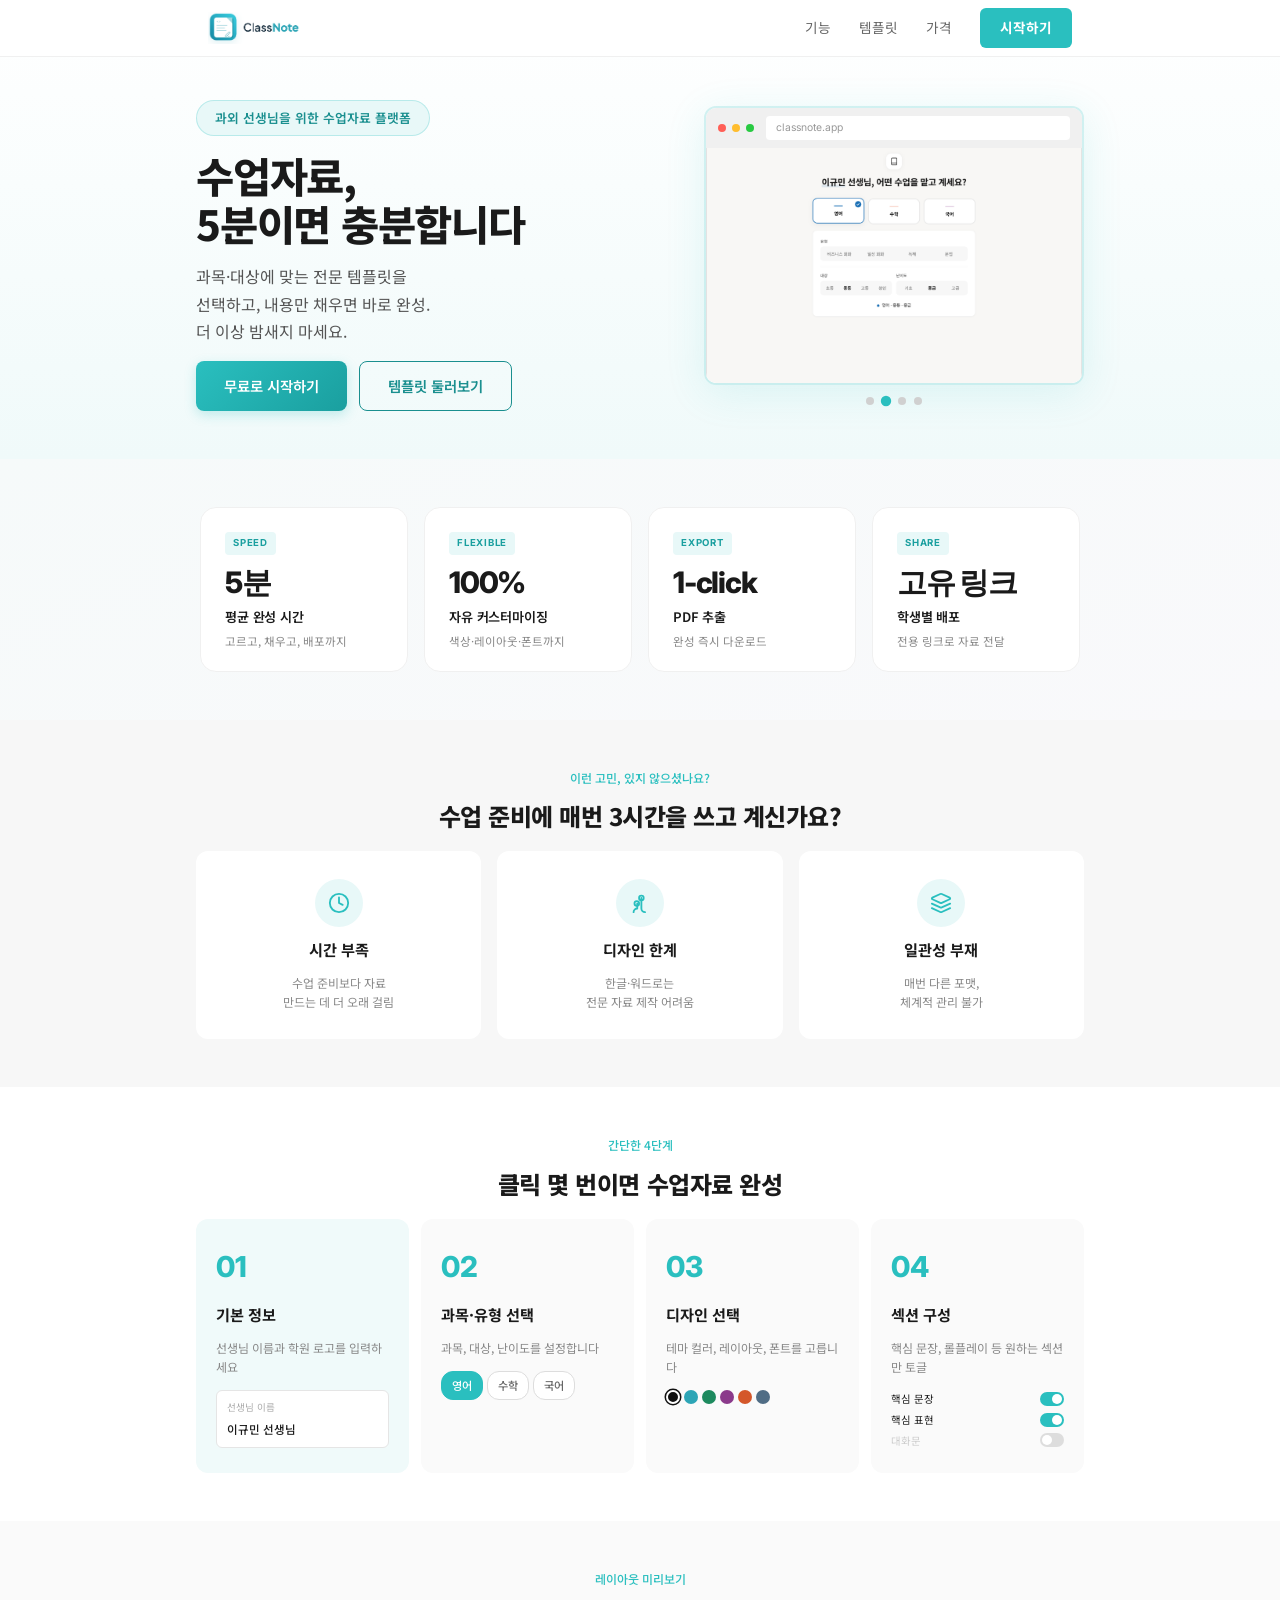
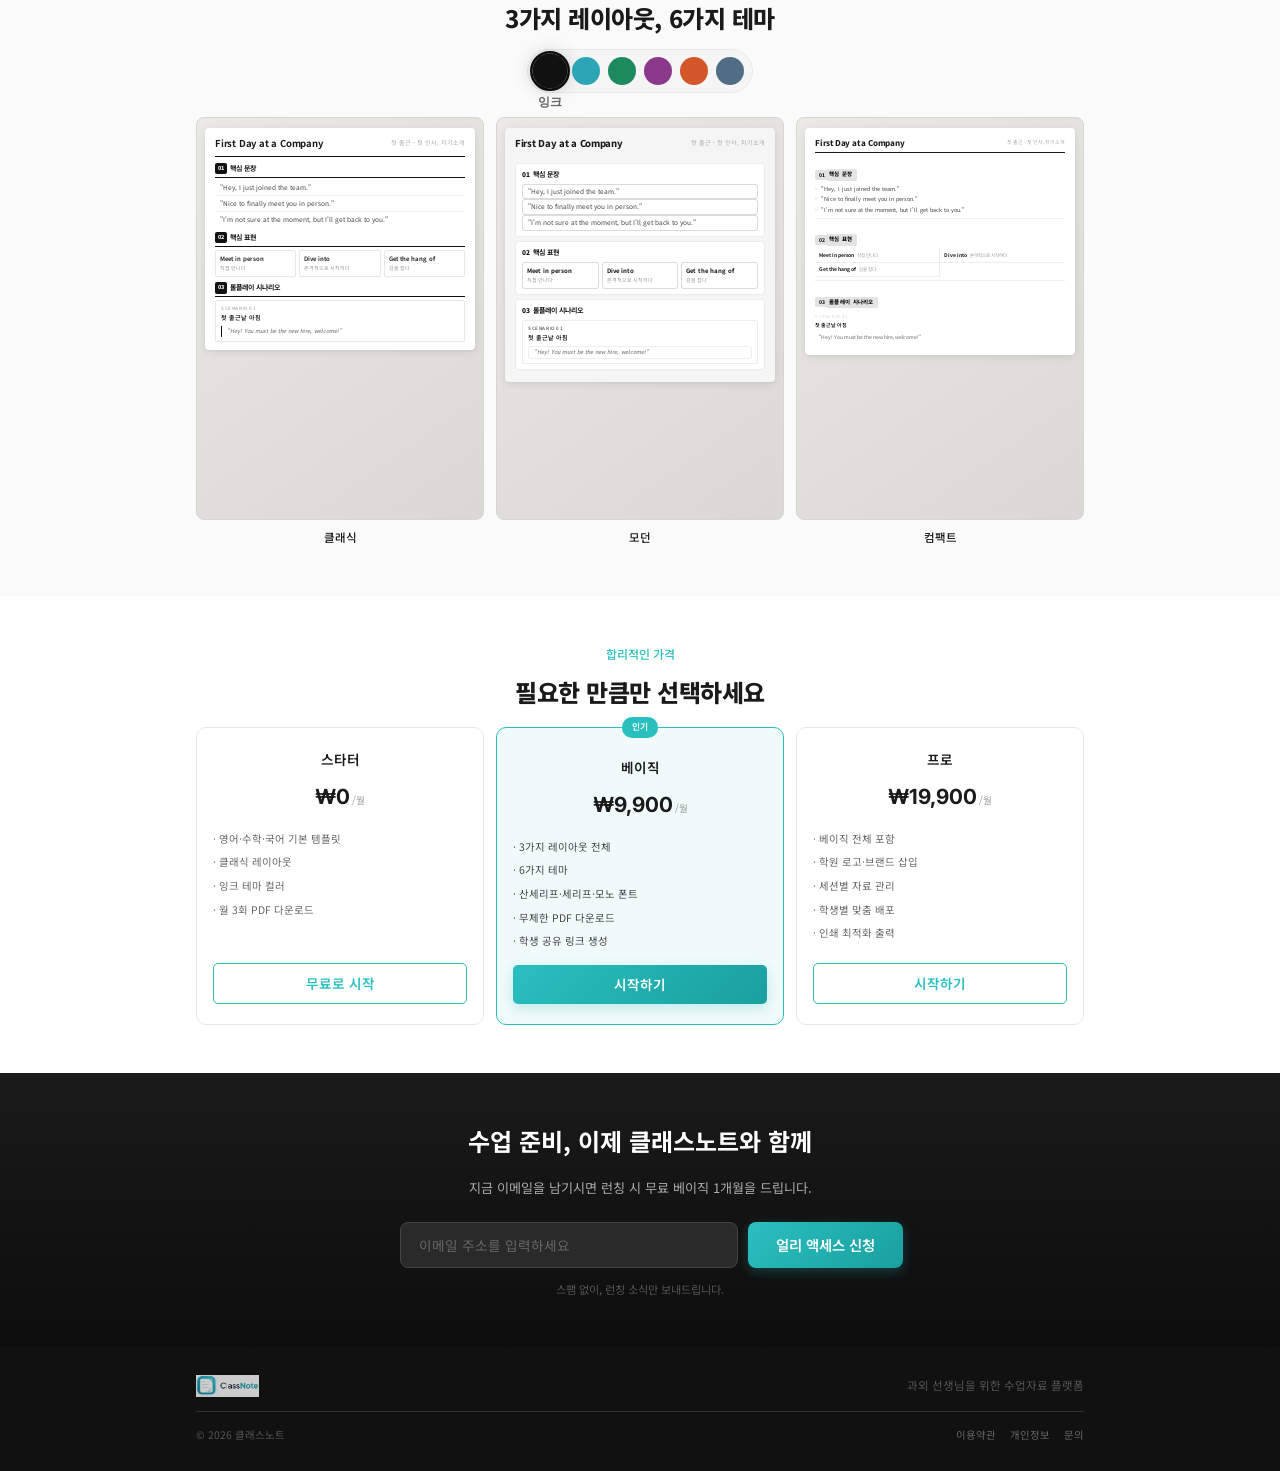
<file: index.html>
<!DOCTYPE html>
<html lang="ko">
<head>
    <meta charset="UTF-8">
    <meta name="viewport" content="width=device-width, initial-scale=1.0">
    <title>클래스노트 — 과외 선생님을 위한 수업자료 템플릿</title>
    <meta name="description" content="5분 만에 전문 수업자료를 완성하세요. 과목별 맞춤 템플릿으로 수업 준비 시간을 줄이고, 퀄리티는 높이세요.">
    <meta property="og:title" content="클래스노트 — 과외 선생님을 위한 수업자료 템플릿">
    <meta property="og:description" content="5분 만에 전문 수업자료를 완성하세요. 과목별 맞춤 템플릿.">
    <meta property="og:type" content="website">
    <meta property="og:image" content="https://class-note-material.netlify.app/icon-512.png">
    <meta name="twitter:card" content="summary_large_image">
    <meta name="twitter:title" content="클래스노트">
    <meta name="twitter:image" content="https://class-note-material.netlify.app/icon-512.png">
    <script>
    /* QA PATCH — global error capture (2026-04-22). Replace console log with Sentry later. */
    (function () {
        var CAP_KEY = '__cn_errors';
        function record(kind, data) {
            try {
                var arr = JSON.parse(sessionStorage.getItem(CAP_KEY) || '[]');
                arr.push({ kind: kind, at: location.href, ua: navigator.userAgent.substring(0, 120), ts: Date.now(), data: data });
                while (arr.length > 50) arr.shift();
                sessionStorage.setItem(CAP_KEY, JSON.stringify(arr));
            } catch (e) {}
            try { console.warn('[CN_CAPTURED_' + kind + ']', data); } catch (e) {}
        }
        window.addEventListener('error', function (e) {
            record('error', { msg: e.message, url: e.filename, line: e.lineno, col: e.colno });
        });
        window.addEventListener('unhandledrejection', function (e) {
            var reason = e.reason && (e.reason.message || e.reason.toString()) || 'unknown';
            record('unhandledrejection', { reason: String(reason).substring(0, 300) });
        });
    })();
    </script>
    <link rel="icon" href="/favicon.ico" sizes="any">
    <link rel="icon" type="image/png" sizes="32x32" href="/favicon-32.png">
    <link rel="icon" type="image/png" sizes="192x192" href="/icon-192.png">
    <link rel="apple-touch-icon" href="/icon-192.png">
    <link rel="preconnect" href="https://fonts.googleapis.com">
    <link rel="preconnect" href="https://fonts.gstatic.com" crossorigin>
    <link href="https://fonts.googleapis.com/css2?family=Inter:wght@400;500;600;700;800&family=Noto+Sans+KR:wght@300;400;500;600;700;800&display=swap" rel="stylesheet">
    <link rel="stylesheet" href="styles.css">
    <style>
        /* === How section: 4 steps === */
        .how__steps { display: grid; grid-template-columns: repeat(4, 1fr); gap: 12px; }

        /* === Pricing badge fix === */
        .pricing__card { align-items: center; display: flex; flex-direction: column; }
        .pricing__card-features { flex: 1; }
        .pricing__card .btn { margin-top: auto; }
        .pricing__card-badge {
            position: absolute;
            top: -11px; left: 50%;
            transform: translateX(-50%);
        }
        .pricing__card--featured { padding-top: 28px; }

        /* === Theme orbit selector === */
        .theme-orbit {
            display: flex;
            justify-content: center;
            align-items: center;
            gap: 0;
            margin-bottom: 24px;
            position: relative;
        }
        .theme-orbit__track {
            display: flex;
            align-items: center;
            background: #f5f5f5;
            border-radius: 40px;
            padding: 5px 6px;
            gap: 4px;
            border: 1px solid #e8e8e8;
        }
        .theme-orb {
            width: 32px; height: 32px;
            border-radius: 50%;
            border: 2.5px solid transparent;
            cursor: pointer;
            transition: all 0.35s cubic-bezier(0.34, 1.56, 0.64, 1);
            position: relative;
            padding: 0;
            background: none;
        }
        .theme-orb__fill {
            display: block;
            width: 100%; height: 100%;
            border-radius: 50%;
            background: var(--orb-color);
            transition: all 0.35s cubic-bezier(0.34, 1.56, 0.64, 1);
        }
        .theme-orb:hover { transform: scale(1.15); }
        .theme-orb:hover .theme-orb__fill { box-shadow: 0 0 12px var(--orb-glow); }
        .theme-orb.active {
            transform: scale(1.25);
            border-color: var(--orb-color);
            background: #fff;
        }
        .theme-orb.active .theme-orb__fill {
            box-shadow: 0 0 16px var(--orb-glow), 0 0 4px var(--orb-glow);
        }
        .theme-orb__label {
            position: absolute;
            bottom: -18px; left: 50%;
            transform: translateX(-50%);
            font-size: 0.6rem;
            font-weight: 600;
            color: var(--text-lighter);
            white-space: nowrap;
            opacity: 0;
            transition: opacity 0.2s;
            pointer-events: none;
        }
        .theme-orb.active .theme-orb__label,
        .theme-orb:hover .theme-orb__label {
            opacity: 1;
            color: var(--text-muted);
        }

        /* === Mini template cards — matches actual product step 3 preview === */
        .templates__grid { grid-template-columns: repeat(3, 1fr); }
        .template-card__preview {
            aspect-ratio: 3 / 4.2;
            padding: 10px 8px;
            display: flex;
            align-items: flex-start;
            justify-content: center;
        }

        .tpl {
            background: #fff;
            border-radius: 4px;
            padding: 10px 10px 8px;
            width: 100%;
            text-align: left;
            font-family: var(--font-body);
            box-shadow: 0 2px 10px rgba(0,0,0,0.08), 0 1px 3px rgba(0,0,0,0.04);
        }
        /* --- Header: matches p-header in actual product --- */
        .tpl__hd {
            display: flex; justify-content: space-between; align-items: flex-start;
            margin-bottom: 6px; padding-bottom: 5px;
            border-bottom: 1.5px solid var(--tpl-c, #111);
        }
        .tpl__hd-left { flex: 1; }
        .tpl__tag { font-size: 5.5px; font-weight: 700; letter-spacing: 0.8px; text-transform: uppercase; color: var(--tpl-c, #111); margin-bottom: 1px; }
        .tpl__title { font-size: 9.5px; font-weight: 700; color: var(--text); margin-bottom: 1px; letter-spacing: -0.2px; line-height: 1.25; }
        .tpl__sub { font-size: 6px; color: #aaa; }
        .tpl__hd-right { display: flex; flex-direction: column; align-items: flex-end; gap: 2px; flex-shrink: 0; }
        .tpl__badge { font-size: 5.5px; font-weight: 700; letter-spacing: 0.3px; padding: 1.5px 5px; border: 1px solid var(--tpl-c, #111); border-radius: 2px; color: var(--tpl-c, #111); }
        .tpl__meta { font-size: 5px; color: #aaa; text-align: right; line-height: 1.5; }

        /* --- Sections --- */
        .tpl__sec { margin-bottom: 5px; }
        .tpl__sec:last-child { margin-bottom: 0; }
        .tpl__sh {
            display: flex; align-items: center; gap: 3px;
            margin-bottom: 3px;
            border-bottom: 1px solid var(--tpl-c, #111);
            padding-bottom: 2px;
        }
        .tpl__num {
            font-size: 5.5px; font-weight: 800; color: #fff;
            background: var(--tpl-c, #111);
            padding: 1px 3px; border-radius: 2px;
        }
        .tpl__name { font-size: 7px; font-weight: 700; color: var(--text); }

        /* Phrase list — bordered rows like .pl in product */
        .tpl__phrases {
            border: 0.5px solid #e8e8e8; border-radius: 2px; overflow: hidden;
            box-shadow: 0 0.5px 2px rgba(0,0,0,0.03);
        }
        .tpl__item {
            font-size: 6.5px; line-height: 1.5; color: #444;
            padding: 2.5px 5px;
            border-bottom: 0.5px solid #eee;
            background: #fff;
        }
        .tpl__item:last-child { border-bottom: none; }

        /* Vocab grid — 3-column like .vg in product */
        .tpl__vg {
            display: grid; grid-template-columns: repeat(3, 1fr); gap: 3px;
        }
        .tpl__vi {
            padding: 3px 4px;
            border: 0.5px solid #e8e8e8; border-radius: 2px;
            background: #fff;
            box-shadow: 0 0.5px 2px rgba(0,0,0,0.03);
        }
        .tpl__vi-t { font-size: 6px; font-weight: 600; color: var(--text); margin-bottom: 0.5px; }
        .tpl__vi-d { font-size: 5px; color: #999; }

        /* Scenario card — matches .sc in product */
        .tpl__scard {
            padding: 4px 5px;
            border: 0.5px solid #e8e8e8; border-radius: 2px;
            background: #fff;
            box-shadow: 0 0.5px 2px rgba(0,0,0,0.03);
        }
        .tpl__scard-label { font-size: 4.5px; font-weight: 700; letter-spacing: 0.6px; text-transform: uppercase; color: #bbb; margin-bottom: 1px; }
        .tpl__scard-title { font-size: 6px; font-weight: 600; color: var(--text); margin-bottom: 2px; }
        .tpl__scard-dialog {
            font-size: 5.5px; font-style: italic; color: #666;
            padding: 2px 0 2px 5px;
            border-left: 1.5px solid var(--tpl-c, #111);
            line-height: 1.4;
        }

        /* ═══ Modern variant ═══ */
        .tpl.modern { background: color-mix(in srgb, var(--tpl-c, #2da5b6) 4%, #fff); }
        .tpl.modern .tpl__hd { border-bottom: none; padding-bottom: 6px; }
        .tpl.modern .tpl__tag { font-size: 5px; opacity: 0.5; }
        .tpl.modern .tpl__title { font-weight: 800; letter-spacing: -0.3px; }
        .tpl.modern .tpl__badge { border: none; background: var(--tpl-c, #2da5b6); color: #fff; border-radius: 2px; font-size: 5px; padding: 1.5px 4px; }
        .tpl.modern .tpl__sh { border-bottom: none; padding-bottom: 0; }
        .tpl.modern .tpl__num {
            background: none; color: var(--tpl-c, #2da5b6);
            padding: 0; font-size: 6.5px; font-weight: 900;
        }
        .tpl.modern .tpl__sec {
            background: #fff; border: 1px solid color-mix(in srgb, var(--tpl-c) 8%, transparent);
            border-radius: 4px; padding: 5px 6px; margin-bottom: 4px;
            box-shadow: 0 0.5px 2px rgba(0,0,0,0.02);
        }
        .tpl.modern .tpl__phrases { border: none; box-shadow: none; display: flex; flex-direction: column; gap: 2px; }
        .tpl.modern .tpl__item {
            border: 0.5px solid color-mix(in srgb, var(--tpl-c) 15%, transparent);
            border-radius: 3px; background: rgba(255,255,255,0.85); padding: 2px 5px;
        }
        .tpl.modern .tpl__item:last-child { border-bottom: 0.5px solid color-mix(in srgb, var(--tpl-c) 15%, transparent); }
        .tpl.modern .tpl__vi {
            border-color: color-mix(in srgb, var(--tpl-c) 15%, transparent);
            border-radius: 3px; background: rgba(255,255,255,0.85); box-shadow: none;
        }
        .tpl.modern .tpl__vi-t { color: var(--tpl-c, #2da5b6); font-weight: 700; }
        .tpl.modern .tpl__scard {
            border-color: color-mix(in srgb, var(--tpl-c) 8%, transparent);
            border-radius: 3px; background: rgba(255,255,255,0.85); box-shadow: none;
        }
        .tpl.modern .tpl__scard-label { color: var(--tpl-c); opacity: 0.6; }
        .tpl.modern .tpl__scard-dialog {
            border-left: none; border: 0.5px solid #eee; border-radius: 3px;
            padding: 2px 5px; background: rgba(255,255,255,0.85);
        }

        /* ═══ Compact variant ═══ */
        .tpl.compact .tpl__hd { border-bottom: 1px solid var(--text, #1a1a1a); margin-bottom: 4px; padding-bottom: 3px; }
        .tpl.compact .tpl__tag { font-size: 4.5px; opacity: 0.45; letter-spacing: 1px; }
        .tpl.compact .tpl__title { font-size: 8px; font-weight: 800; letter-spacing: -0.2px; }
        .tpl.compact .tpl__sub { font-size: 5px; }
        .tpl.compact .tpl__badge { font-size: 4.5px; padding: 1px 4px; border-radius: 1px; border-width: 0.5px; }
        .tpl.compact .tpl__meta { font-size: 4.5px; }
        .tpl.compact .tpl__sh { border-bottom: none; padding-bottom: 0; display: inline-flex; margin-bottom: 2px; gap: 0; }
        .tpl.compact .tpl__num {
            font-size: 5px; padding: 1px 2px 1px 4px;
            border-radius: 2px 0 0 2px;
            background: color-mix(in srgb, var(--tpl-c) 8%, #f5f5f5);
            color: var(--tpl-c, #111);
        }
        .tpl.compact .tpl__name {
            font-size: 5.5px; font-weight: 800; letter-spacing: 0.3px;
            color: var(--tpl-c, #111); text-transform: uppercase;
            background: color-mix(in srgb, var(--tpl-c) 8%, #f5f5f5);
            padding: 1px 4px 1px 2px; border-radius: 0 2px 2px 0;
        }
        .tpl.compact .tpl__sec {
            margin-bottom: 3px; padding-bottom: 3px;
            border-bottom: 0.5px solid #eee;
        }
        .tpl.compact .tpl__sec:last-child { border-bottom: none; padding-bottom: 0; }
        .tpl.compact .tpl__phrases { border: none; box-shadow: none; padding-left: 6px; }
        .tpl.compact .tpl__item {
            font-size: 5.5px; padding: 1px 0 1px 6px; position: relative;
            border: none; background: none;
        }
        .tpl.compact .tpl__item::before { content: "·"; position: absolute; left: 0; color: #bbb; font-weight: 900; }
        .tpl.compact .tpl__vg { grid-template-columns: 1fr 1fr; gap: 0; }
        .tpl.compact .tpl__vi {
            border: none; border-bottom: 0.5px solid #eee; border-radius: 0;
            box-shadow: none; padding: 2px 4px; display: flex; gap: 3px; align-items: baseline; background: none;
        }
        .tpl.compact .tpl__vi:nth-child(odd) { border-right: 0.5px solid #eee; }
        .tpl.compact .tpl__vi-t { font-size: 5px; font-weight: 700; }
        .tpl.compact .tpl__vi-d { font-size: 4.5px; }
        .tpl.compact .tpl__scard {
            border: none; border-radius: 0; box-shadow: none; padding: 2px 0; background: none;
        }
        .tpl.compact .tpl__scard-label { font-size: 4px; opacity: 0.4; }
        .tpl.compact .tpl__scard-title { font-size: 5px; }
        .tpl.compact .tpl__scard-dialog {
            font-size: 5px; border-left: none; padding: 2px 4px; font-style: normal;
        }

        @media (max-width: 768px) {
            .how__steps { grid-template-columns: repeat(2, 1fr); }
            .templates__grid { grid-template-columns: 1fr; max-width: 280px; margin: 0 auto; }
            .theme-orb { width: 28px; height: 28px; }
        }
    </style>
</head>
<body>
    <!-- Nav -->
    <nav class="nav" id="nav">
        <div class="nav__inner">
            <a href="#" class="nav__logo">
                <img src="screenshots/classnote-logo.png" alt="ClassNote" class="nav__logo-img">
            </a>
            <div class="nav__links" id="navLinks">
                <a href="#features" class="nav__link">기능</a>
                <a href="#templates" class="nav__link">템플릿</a>
                <a href="#pricing" class="nav__link">가격</a>
                <a href="#cta" class="nav__link nav__link--cta">시작하기</a>
            </div>
            <button class="nav__hamburger" id="hamburger" aria-label="메뉴 열기">
                <span></span>
                <span></span>
                <span></span>
            </button>
        </div>
    </nav>

    <!-- Hero -->
    <section class="hero">
        <div class="hero__inner">
            <div class="hero__content">
                <div class="hero__eyebrow anim-fade-up">
                    <span class="hero__eyebrow-badge">과외 선생님을 위한 수업자료 플랫폼</span>
                </div>
                <h1 class="hero__title anim-fade-up anim-delay-1">
                    수업자료,<br>
                    5분이면 충분합니다
                </h1>
                <p class="hero__desc anim-fade-up anim-delay-2">
                    과목·대상에 맞는 전문 템플릿을<br class="hide-mobile">
                    선택하고, 내용만 채우면 바로 완성.<br class="hide-mobile">
                    더 이상 밤새지 마세요.
                </p>
                <div class="hero__actions anim-fade-up anim-delay-3">
                    <a href="#cta" class="btn btn--primary">무료로 시작하기</a>
                    <a href="templates.html" class="btn btn--ghost">템플릿 둘러보기</a>
                </div>
            </div>
            <div class="hero__visual anim-fade-up anim-delay-2">
                <div class="hero__mockup">
                    <div class="hero__mockup-chrome">
                        <span class="dot dot--red"></span>
                        <span class="dot dot--yellow"></span>
                        <span class="dot dot--green"></span>
                        <span class="hero__mockup-url">classnote.app</span>
                    </div>
                    <div class="hero__mockup-screen">
                        <img src="screenshots/mcAiu.png" data-step="0" alt="Step 1 - 기본 정보">
                        <img src="screenshots/f3YC9.png" data-step="1" alt="Step 2 - 과목">
                        <img src="screenshots/TrnmS.png" data-step="2" class="active" alt="Step 3 - 디자인">
                        <img src="screenshots/T7RM6.png" data-step="3" alt="Step 4 - 콘텐츠">
                    </div>
                </div>
                <div class="hero__step-dots">
                    <button class="hero__step-dot" data-step="0" aria-label="Step 1"></button>
                    <button class="hero__step-dot" data-step="1" aria-label="Step 2"></button>
                    <button class="hero__step-dot active" data-step="2" aria-label="Step 3"></button>
                    <button class="hero__step-dot" data-step="3" aria-label="Step 4"></button>
                </div>
            </div>
        </div>
    </section>

    <!-- Stats -->
    <section class="stats">
        <div class="stats__inner">
            <div class="stats__card anim-fade-up anim-delay-4">
                <span class="stats__tag">Speed</span>
                <span class="stats__num counter" data-target="5" data-suffix="분">0</span>
                <span class="stats__label">평균 완성 시간</span>
                <span class="stats__desc">고르고, 채우고, 배포까지</span>
            </div>
            <div class="stats__card anim-fade-up anim-delay-5">
                <span class="stats__tag">Flexible</span>
                <span class="stats__num">100%</span>
                <span class="stats__label">자유 커스터마이징</span>
                <span class="stats__desc">색상·레이아웃·폰트까지</span>
            </div>
            <div class="stats__card anim-fade-up anim-delay-6">
                <span class="stats__tag">Export</span>
                <span class="stats__num">1-click</span>
                <span class="stats__label">PDF 추출</span>
                <span class="stats__desc">완성 즉시 다운로드</span>
            </div>
            <div class="stats__card anim-fade-up anim-delay-7">
                <span class="stats__tag">Share</span>
                <span class="stats__num">고유 링크</span>
                <span class="stats__label">학생별 배포</span>
                <span class="stats__desc">전용 링크로 자료 전달</span>
            </div>
        </div>
    </section>

    <!-- Pain Points -->
    <section class="pain" id="features">
        <div class="pain__inner">
            <p class="section-eyebrow anim-blur">이런 고민, 있지 않으셨나요?</p>
            <h2 class="section-title anim-blur">수업 준비에 매번 3시간을 쓰고 계신가요?</h2>
            <div class="pain__grid stagger-group">
                <div class="pain__card">
                    <div class="pain__card-icon">
                        <svg width="22" height="22" viewBox="0 0 24 24" fill="none" stroke="currentColor" stroke-width="2" stroke-linecap="round" stroke-linejoin="round">
                            <circle cx="12" cy="12" r="10"/><polyline points="12 6 12 12 16 14"/>
                        </svg>
                    </div>
                    <h3 class="pain__card-title">시간 부족</h3>
                    <p class="pain__card-desc">수업 준비보다 자료<br>만드는 데 더 오래 걸림</p>
                </div>
                <div class="pain__card">
                    <div class="pain__card-icon">
                        <svg width="22" height="22" viewBox="0 0 24 24" fill="none" stroke="currentColor" stroke-width="2" stroke-linecap="round" stroke-linejoin="round">
                            <circle cx="13.5" cy="6.5" r="2.5"/><path d="M17.5 22a4 4 0 01-4-4V6.5"/><circle cx="8.5" cy="12.5" r="2.5"/><path d="M5 22a4 4 0 014-4v-5.5"/>
                        </svg>
                    </div>
                    <h3 class="pain__card-title">디자인 한계</h3>
                    <p class="pain__card-desc">한글·워드로는<br>전문 자료 제작 어려움</p>
                </div>
                <div class="pain__card">
                    <div class="pain__card-icon">
                        <svg width="22" height="22" viewBox="0 0 24 24" fill="none" stroke="currentColor" stroke-width="2" stroke-linecap="round" stroke-linejoin="round">
                            <path d="M12.83 2.18a2 2 0 00-1.66 0L2.6 6.08a1 1 0 000 1.83l8.58 3.91a2 2 0 001.66 0l8.58-3.9a1 1 0 000-1.83z"/><path d="M22 17.65l-9.17 4.16a2 2 0 01-1.66 0L2 17.65"/><path d="M22 12.65l-9.17 4.16a2 2 0 01-1.66 0L2 12.65"/>
                        </svg>
                    </div>
                    <h3 class="pain__card-title">일관성 부재</h3>
                    <p class="pain__card-desc">매번 다른 포맷,<br>체계적 관리 불가</p>
                </div>
            </div>
        </div>
    </section>

    <!-- How It Works — 4 steps matching actual onboarding -->
    <section class="how">
        <div class="how__inner">
            <p class="section-eyebrow anim-blur">간단한 4단계</p>
            <h2 class="section-title anim-blur">클릭 몇 번이면 수업자료 완성</h2>
            <div class="how__steps stagger-group">
                <div class="how__step">
                    <div class="how__step-num">01</div>
                    <h3 class="how__step-title">기본 정보</h3>
                    <p class="how__step-desc">선생님 이름과 학원 로고를 입력하세요</p>
                    <div class="how__step-visual">
                        <div class="step-editor">
                            <div class="step-editor__field">
                                <span class="step-editor__label">선생님 이름</span>
                                <span class="step-editor__input">이규민 선생님</span>
                            </div>
                        </div>
                    </div>
                </div>
                <div class="how__step">
                    <div class="how__step-num">02</div>
                    <h3 class="how__step-title">과목·유형 선택</h3>
                    <p class="how__step-desc">과목, 대상, 난이도를 설정합니다</p>
                    <div class="how__step-visual">
                        <div class="step-chip-group">
                            <span class="step-chip step-chip--active">영어</span>
                            <span class="step-chip">수학</span>
                            <span class="step-chip">국어</span>
                        </div>
                    </div>
                </div>
                <div class="how__step">
                    <div class="how__step-num">03</div>
                    <h3 class="how__step-title">디자인 선택</h3>
                    <p class="how__step-desc">테마 컬러, 레이아웃, 폰트를 고릅니다</p>
                    <div class="how__step-visual">
                        <div style="display:flex;gap:4px;align-items:center;">
                            <span style="width:14px;height:14px;border-radius:50%;background:#111;border:2px solid #fff;box-shadow:0 0 0 1.5px #111;"></span>
                            <span style="width:14px;height:14px;border-radius:50%;background:#2da5b6;"></span>
                            <span style="width:14px;height:14px;border-radius:50%;background:#1d8a5e;"></span>
                            <span style="width:14px;height:14px;border-radius:50%;background:#8b3a8b;"></span>
                            <span style="width:14px;height:14px;border-radius:50%;background:#d4572a;"></span>
                            <span style="width:14px;height:14px;border-radius:50%;background:#506d85;"></span>
                        </div>
                    </div>
                </div>
                <div class="how__step">
                    <div class="how__step-num">04</div>
                    <h3 class="how__step-title">섹션 구성</h3>
                    <p class="how__step-desc">핵심 문장, 롤플레이 등 원하는 섹션만 토글</p>
                    <div class="how__step-visual">
                        <div style="display:flex;flex-direction:column;gap:3px;">
                            <div style="display:flex;justify-content:space-between;align-items:center;font-size:0.65rem;color:var(--text);">
                                <span>핵심 문장</span>
                                <span style="width:24px;height:14px;background:var(--accent);border-radius:7px;position:relative;display:inline-block;"><span style="position:absolute;right:2px;top:2px;width:10px;height:10px;background:#fff;border-radius:50%;"></span></span>
                            </div>
                            <div style="display:flex;justify-content:space-between;align-items:center;font-size:0.65rem;color:var(--text);">
                                <span>핵심 표현</span>
                                <span style="width:24px;height:14px;background:var(--accent);border-radius:7px;position:relative;display:inline-block;"><span style="position:absolute;right:2px;top:2px;width:10px;height:10px;background:#fff;border-radius:50%;"></span></span>
                            </div>
                            <div style="display:flex;justify-content:space-between;align-items:center;font-size:0.65rem;color:#ccc;">
                                <span>대화문</span>
                                <span style="width:24px;height:14px;background:#ddd;border-radius:7px;position:relative;display:inline-block;"><span style="position:absolute;left:2px;top:2px;width:10px;height:10px;background:#fff;border-radius:50%;"></span></span>
                            </div>
                        </div>
                    </div>
                </div>
            </div>
        </div>
    </section>

    <!-- Template Preview — Real layouts + themes -->
    <section class="templates" id="templates">
        <div class="templates__inner">
            <p class="section-eyebrow anim-blur">레이아웃 미리보기</p>
            <h2 class="section-title anim-blur">3가지 레이아웃, 6가지 테마</h2>

            <div class="theme-orbit anim-scroll">
                <div class="theme-orbit__track" id="tplColors">
                    <button class="theme-orb active" data-color="ink" style="--orb-color:#111;--orb-glow:rgba(0,0,0,0.2);">
                        <span class="theme-orb__fill"></span><span class="theme-orb__label">잉크</span>
                    </button>
                    <button class="theme-orb" data-color="teal" style="--orb-color:#2da5b6;--orb-glow:rgba(45,165,182,0.35);">
                        <span class="theme-orb__fill"></span><span class="theme-orb__label">틸</span>
                    </button>
                    <button class="theme-orb" data-color="forest" style="--orb-color:#1d8a5e;--orb-glow:rgba(29,138,94,0.35);">
                        <span class="theme-orb__fill"></span><span class="theme-orb__label">포레스트</span>
                    </button>
                    <button class="theme-orb" data-color="plum" style="--orb-color:#8b3a8b;--orb-glow:rgba(139,58,139,0.35);">
                        <span class="theme-orb__fill"></span><span class="theme-orb__label">플럼</span>
                    </button>
                    <button class="theme-orb" data-color="ember" style="--orb-color:#d4572a;--orb-glow:rgba(212,87,42,0.35);">
                        <span class="theme-orb__fill"></span><span class="theme-orb__label">엠버</span>
                    </button>
                    <button class="theme-orb" data-color="steel" style="--orb-color:#506d85;--orb-glow:rgba(80,109,133,0.35);">
                        <span class="theme-orb__fill"></span><span class="theme-orb__label">스틸</span>
                    </button>
                </div>
            </div>

            <div class="templates__grid stagger-group" id="tplGrid">
                <!-- Classic -->
                <div class="template-card">
                    <div class="template-card__preview" style="background:linear-gradient(145deg,#eae9e5,#d9d8d4);border-color:#d5d5d2;">
                        <div class="tpl" id="tplClassic">
                            <div class="tpl__hd">
                                <div class="tpl__title">First Day at a Company</div>
                                <div class="tpl__sub">첫 출근 - 첫 인사, 자기소개</div>
                            </div>
                            <div class="tpl__sec">
                                <div class="tpl__sh"><span class="tpl__num">01</span><span class="tpl__name">핵심 문장</span></div>
                                <div class="tpl__item">"Hey, I just joined the team."</div>
                                <div class="tpl__item">"Nice to finally meet you in person."</div>
                                <div class="tpl__item">"I'm not sure at the moment, but I'll get back to you."</div>
                            </div>
                            <div class="tpl__sec">
                                <div class="tpl__sh"><span class="tpl__num">02</span><span class="tpl__name">핵심 표현</span></div>
                                <div class="tpl__vg">
                                    <div class="tpl__vi"><div class="tpl__vi-t">Meet in person</div><div class="tpl__vi-d">직접 만나다</div></div>
                                    <div class="tpl__vi"><div class="tpl__vi-t">Dive into</div><div class="tpl__vi-d">본격적으로 시작하다</div></div>
                                    <div class="tpl__vi"><div class="tpl__vi-t">Get the hang of</div><div class="tpl__vi-d">감을 잡다</div></div>
                                </div>
                            </div>
                            <div class="tpl__sec">
                                <div class="tpl__sh"><span class="tpl__num">03</span><span class="tpl__name">롤플레이 시나리오</span></div>
                                <div class="tpl__scard">
                                    <div class="tpl__scard-label">SCENARIO 01</div>
                                    <div class="tpl__scard-title">첫 출근날 아침</div>
                                    <div class="tpl__scard-dialog">"Hey! You must be the new hire, welcome!"</div>
                                </div>
                            </div>
                        </div>
                    </div>
                    <p class="template-card__name">클래식</p>
                </div>

                <!-- Modern -->
                <div class="template-card">
                    <div class="template-card__preview" style="background:linear-gradient(145deg,#eae9e5,#d9d8d4);border-color:#d5d5d2;">
                        <div class="tpl modern" id="tplModern">
                            <div class="tpl__hd">
                                <div class="tpl__title">First Day at a Company</div>
                                <div class="tpl__sub">첫 출근 - 첫 인사, 자기소개</div>
                            </div>
                            <div class="tpl__sec">
                                <div class="tpl__sh"><span class="tpl__num">01</span><span class="tpl__name">핵심 문장</span></div>
                                <div class="tpl__item">"Hey, I just joined the team."</div>
                                <div class="tpl__item">"Nice to finally meet you in person."</div>
                                <div class="tpl__item">"I'm not sure at the moment, but I'll get back to you."</div>
                            </div>
                            <div class="tpl__sec">
                                <div class="tpl__sh"><span class="tpl__num">02</span><span class="tpl__name">핵심 표현</span></div>
                                <div class="tpl__vg">
                                    <div class="tpl__vi"><div class="tpl__vi-t">Meet in person</div><div class="tpl__vi-d">직접 만나다</div></div>
                                    <div class="tpl__vi"><div class="tpl__vi-t">Dive into</div><div class="tpl__vi-d">본격적으로 시작하다</div></div>
                                    <div class="tpl__vi"><div class="tpl__vi-t">Get the hang of</div><div class="tpl__vi-d">감을 잡다</div></div>
                                </div>
                            </div>
                            <div class="tpl__sec">
                                <div class="tpl__sh"><span class="tpl__num">03</span><span class="tpl__name">롤플레이 시나리오</span></div>
                                <div class="tpl__scard">
                                    <div class="tpl__scard-label">SCENARIO 01</div>
                                    <div class="tpl__scard-title">첫 출근날 아침</div>
                                    <div class="tpl__scard-dialog">"Hey! You must be the new hire, welcome!"</div>
                                </div>
                            </div>
                        </div>
                    </div>
                    <p class="template-card__name">모던</p>
                </div>

                <!-- Compact -->
                <div class="template-card">
                    <div class="template-card__preview" style="background:linear-gradient(145deg,#eae9e5,#d9d8d4);border-color:#d5d5d2;">
                        <div class="tpl compact" id="tplCompact">
                            <div class="tpl__hd">
                                <div class="tpl__title">First Day at a Company</div>
                                <div class="tpl__sub">첫 출근 - 첫 인사, 자기소개</div>
                            </div>
                            <div class="tpl__sec">
                                <div class="tpl__sh"><span class="tpl__num">01</span><span class="tpl__name">핵심 문장</span></div>
                                <div class="tpl__item">"Hey, I just joined the team."</div>
                                <div class="tpl__item">"Nice to finally meet you in person."</div>
                                <div class="tpl__item">"I'm not sure at the moment, but I'll get back to you."</div>
                            </div>
                            <div class="tpl__sec">
                                <div class="tpl__sh"><span class="tpl__num">02</span><span class="tpl__name">핵심 표현</span></div>
                                <div class="tpl__vg">
                                    <div class="tpl__vi"><div class="tpl__vi-t">Meet in person</div><div class="tpl__vi-d">직접 만나다</div></div>
                                    <div class="tpl__vi"><div class="tpl__vi-t">Dive into</div><div class="tpl__vi-d">본격적으로 시작하다</div></div>
                                    <div class="tpl__vi"><div class="tpl__vi-t">Get the hang of</div><div class="tpl__vi-d">감을 잡다</div></div>
                                </div>
                            </div>
                            <div class="tpl__sec">
                                <div class="tpl__sh"><span class="tpl__num">03</span><span class="tpl__name">롤플레이 시나리오</span></div>
                                <div class="tpl__scard">
                                    <div class="tpl__scard-label">SCENARIO 01</div>
                                    <div class="tpl__scard-title">첫 출근날 아침</div>
                                    <div class="tpl__scard-dialog">"Hey! You must be the new hire, welcome!"</div>
                                </div>
                            </div>
                        </div>
                    </div>
                    <p class="template-card__name">컴팩트</p>
                </div>
            </div>
        </div>
    </section>

    <!-- Pricing — product-aligned -->
    <section class="pricing" id="pricing">
        <div class="pricing__inner">
            <p class="section-eyebrow anim-blur">합리적인 가격</p>
            <h2 class="section-title anim-blur">필요한 만큼만 선택하세요</h2>

            <div class="pricing__grid stagger-group">
                <div class="pricing__card">
                    <h3 class="pricing__card-name">스타터</h3>
                    <div class="pricing__card-price">
                        <span class="pricing__card-amount">₩0</span>
                        <span class="pricing__card-period">/월</span>
                    </div>
                    <ul class="pricing__card-features">
                        <li>영어·수학·국어 기본 템플릿</li>
                        <li>클래식 레이아웃</li>
                        <li>잉크 테마 컬러</li>
                        <li>월 3회 PDF 다운로드</li>
                    </ul>
                    <a href="#cta" class="btn btn--outline">무료로 시작</a>
                </div>

                <div class="pricing__card pricing__card--featured">
                    <div class="pricing__card-badge">인기</div>
                    <h3 class="pricing__card-name">베이직</h3>
                    <div class="pricing__card-price">
                        <span class="pricing__card-amount">₩9,900</span>
                        <span class="pricing__card-period">/월</span>
                    </div>
                    <ul class="pricing__card-features">
                        <li>3가지 레이아웃 전체</li>
                        <li>6가지 테마</li>
                        <li>산세리프·세리프·모노 폰트</li>
                        <li>무제한 PDF 다운로드</li>
                        <li>학생 공유 링크 생성</li>
                    </ul>
                    <a href="#cta" class="btn btn--primary">시작하기</a>
                </div>

                <div class="pricing__card">
                    <h3 class="pricing__card-name">프로</h3>
                    <div class="pricing__card-price">
                        <span class="pricing__card-amount">₩19,900</span>
                        <span class="pricing__card-period">/월</span>
                    </div>
                    <ul class="pricing__card-features">
                        <li>베이직 전체 포함</li>
                        <li>학원 로고·브랜드 삽입</li>
                        <li>세션별 자료 관리</li>
                        <li>학생별 맞춤 배포</li>
                        <li>인쇄 최적화 출력</li>
                    </ul>
                    <a href="#cta" class="btn btn--outline">시작하기</a>
                </div>
            </div>
        </div>
    </section>

    <!-- CTA -->
    <section class="cta" id="cta">
        <div class="cta__inner">
            <div class="cta__content anim-blur">
                <h2 class="cta__title">수업 준비, 이제 클래스노트와 함께</h2>
                <p class="cta__desc">지금 이메일을 남기시면 런칭 시 무료 베이직 1개월을 드립니다.</p>
                <form class="cta__form" id="signupForm">
                    <div class="cta__form-group">
                        <input type="email" class="cta__input" placeholder="이메일 주소를 입력하세요" required id="emailInput">
                        <button type="submit" class="btn btn--primary cta__submit">얼리 액세스 신청</button>
                    </div>
                    <p class="cta__form-note">스팸 없이, 런칭 소식만 보내드립니다.</p>
                </form>
                <div class="cta__success" id="signupSuccess" hidden>
                    <div class="cta__success-icon">✓</div>
                    <p class="cta__success-text">신청이 완료되었습니다! 런칭 소식을 기다려주세요.</p>
                </div>
            </div>
        </div>
    </section>

    <!-- Footer -->
    <footer class="footer">
        <div class="footer__inner">
            <div class="footer__top">
                <div class="footer__brand">
                    <img src="screenshots/classnote-logo.png" alt="ClassNote" class="footer__logo-img">
                </div>
                <p class="footer__tagline">과외 선생님을 위한 수업자료 플랫폼</p>
            </div>
            <div class="footer__divider"></div>
            <div class="footer__bottom">
                <p class="footer__copy">&copy; 2026 클래스노트</p>
                <div class="footer__links">
                    <a href="#">이용약관</a>
                    <a href="#">개인정보</a>
                    <a href="#">문의</a>
                </div>
            </div>
        </div>
    </footer>

    <script src="script.js?v=3"></script>
    <script>
    // Theme orbit switcher
    (function() {
        var colorMap = {
            ink: '#111',
            teal: '#2da5b6',
            forest: '#1d8a5e',
            plum: '#8b3a8b',
            ember: '#d4572a',
            steel: '#506d85'
        };
        var orbs = document.querySelectorAll('.theme-orb');
        var tpls = document.querySelectorAll('.tpl');

        function setTheme(color) {
            orbs.forEach(function(o) { o.classList.toggle('active', o.dataset.color === color); });
            tpls.forEach(function(t) { t.style.setProperty('--tpl-c', colorMap[color]); });
        }

        orbs.forEach(function(o) {
            o.addEventListener('click', function() { setTheme(this.dataset.color); });
        });

        setTheme('ink');
    })();
    </script>
</body>
</html>
</file>
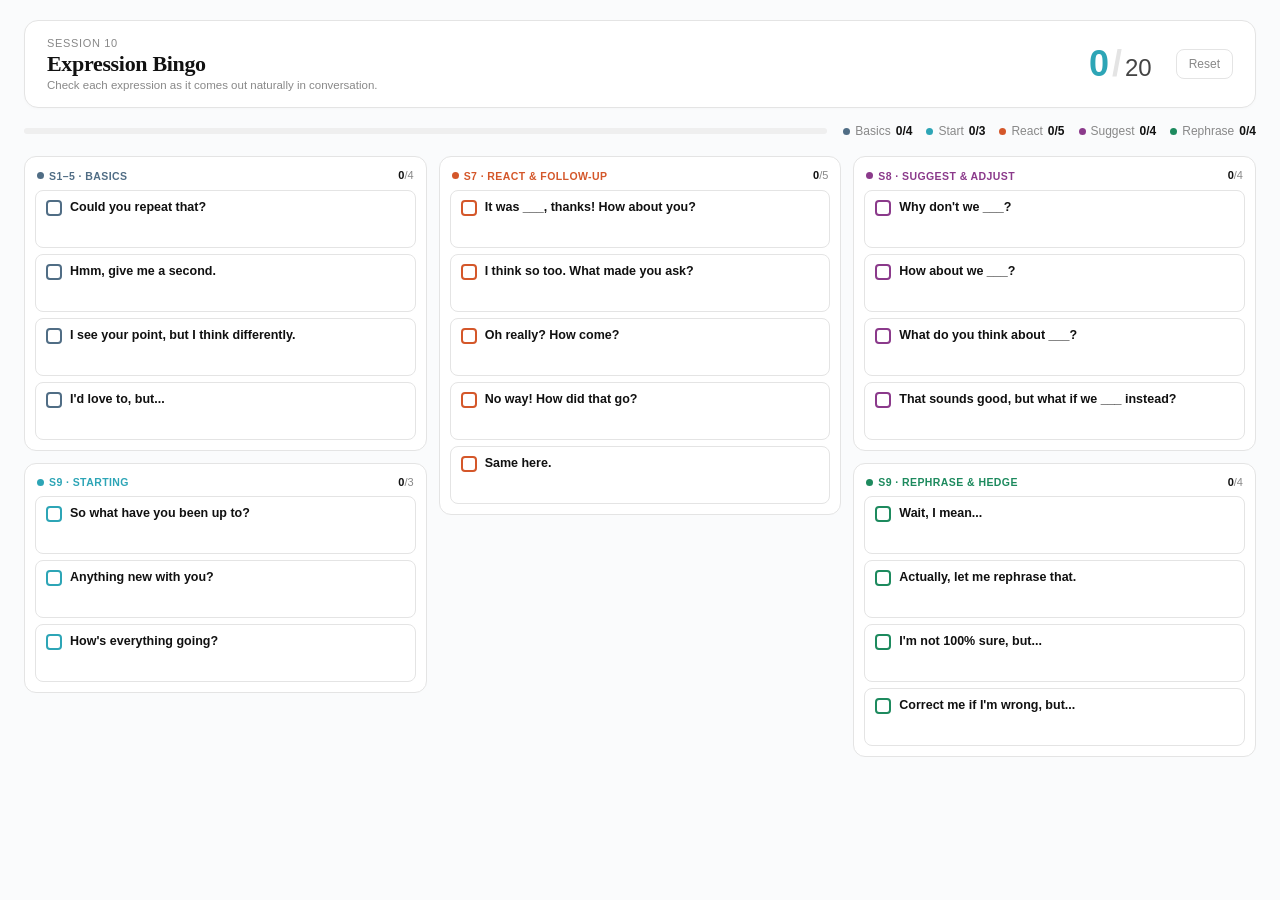
<file: bingo.html>
<!DOCTYPE html>
<html lang="ko">
<head>
<meta charset="UTF-8">
<meta name="viewport" content="width=device-width, initial-scale=1.0">
<title>Session 10 — Expression Bingo</title>
<style>
    :root {
        --bg: #fafbfc;
        --card: #ffffff;
        --text: #111;
        --t2: #444;
        --t3: #888;
        --bd: #e4e4e4;
        --bd2: #efefef;

        /* function colors */
        --c-review: #506d85;
        --c-start:  #2da5b6;
        --c-react:  #d4572a;
        --c-suggest: #8b3a8b;
        --c-recover: #1d8a5e;

        --font: 'Inter', 'Noto Sans KR', -apple-system, sans-serif;
    }

    * { box-sizing: border-box; }

    body {
        margin: 0;
        background: var(--bg);
        color: var(--text);
        font-family: var(--font);
        min-height: 100vh;
        padding: 20px 24px 24px;
        -webkit-font-smoothing: antialiased;
    }

    .wrap {
        max-width: 1600px;
        margin: 0 auto;
    }

    /* ───── TOP BAR (single row: title + score + tier) ───── */
    .top {
        display: flex;
        align-items: center;
        gap: 24px;
        margin-bottom: 16px;
        padding: 16px 22px;
        background: var(--card);
        border: 1px solid var(--bd);
        border-radius: 14px;
        box-shadow: 0 1px 3px rgba(0,0,0,.02);
    }
    .top__title-wrap { min-width: 0; }
    .top__series {
        font-size: 11px;
        color: var(--t3);
        letter-spacing: 0.06em;
        text-transform: uppercase;
        margin-bottom: 2px;
    }
    .top__title {
        font-size: 22px;
        font-weight: 700;
        letter-spacing: -0.015em;
        margin: 0;
        font-family: 'Georgia', 'Noto Serif KR', serif;
        white-space: nowrap;
    }
    .top__sub {
        font-size: 11.5px;
        color: var(--t3);
        margin-top: 2px;
    }

    .top__count {
        font-size: 36px;
        font-weight: 700;
        font-variant-numeric: tabular-nums;
        line-height: 1;
        margin-left: auto;
    }
    .top__count .num { color: var(--c-start); }
    .top__count .slash { color: var(--bd); margin: 0 3px; }
    .top__count .total { color: var(--t2); font-weight: 500; font-size: 24px; }

    .top__reset {
        background: transparent;
        border: 1px solid var(--bd);
        color: var(--t3);
        padding: 7px 12px;
        border-radius: 8px;
        font-size: 12px;
        font-family: inherit;
        cursor: pointer;
        transition: all .15s;
    }
    .top__reset:hover { border-color: var(--text); color: var(--text); }

    /* ───── PROGRESS BAR + BREAKDOWN (thin, below top) ───── */
    .bar-row {
        display: flex;
        gap: 16px;
        align-items: center;
        margin-bottom: 18px;
    }
    .bar {
        flex: 1;
        height: 6px;
        background: var(--bd2);
        border-radius: 999px;
        overflow: hidden;
    }
    .bar__fill {
        height: 100%;
        width: 0%;
        background: linear-gradient(90deg, var(--c-review), var(--c-start), var(--c-react), var(--c-suggest), var(--c-recover));
        transition: width .4s cubic-bezier(.16,1,.3,1);
        border-radius: 999px;
    }
    .breakdown {
        display: flex;
        gap: 14px;
        font-size: 12px;
        color: var(--t3);
        white-space: nowrap;
    }
    .chip {
        display: flex;
        align-items: center;
        gap: 5px;
    }
    .chip-dot {
        width: 7px;
        height: 7px;
        border-radius: 50%;
    }
    .chip[data-g="review"] .chip-dot { background: var(--c-review); }
    .chip[data-g="start"] .chip-dot { background: var(--c-start); }
    .chip[data-g="react"] .chip-dot { background: var(--c-react); }
    .chip[data-g="suggest"] .chip-dot { background: var(--c-suggest); }
    .chip[data-g="recover"] .chip-dot { background: var(--c-recover); }
    .chip b {
        color: var(--text);
        font-weight: 600;
        font-variant-numeric: tabular-nums;
    }

    /* ───── GROUPS (3-column masonry, densest pack) ───── */
    .groups {
        column-count: 3;
        column-gap: 12px;
    }
    @media (max-width: 900px) { .groups { column-count: 2; } }
    @media (max-width: 580px) { .groups { column-count: 1; } }

    .group {
        background: var(--card);
        border: 1px solid var(--bd);
        border-radius: 12px;
        padding: 12px 10px 10px;
        display: flex;
        flex-direction: column;
        gap: 8px;
        break-inside: avoid;
        margin-bottom: 12px;
    }
    .group__head {
        display: flex;
        justify-content: space-between;
        align-items: baseline;
        padding: 0 2px;
    }
    .group__name {
        font-size: 10.5px;
        font-weight: 700;
        letter-spacing: 0.04em;
        text-transform: uppercase;
        display: flex;
        align-items: center;
        gap: 5px;
    }
    .group__name::before {
        content: '';
        width: 7px;
        height: 7px;
        border-radius: 50%;
        background: currentColor;
    }
    .group[data-g="review"] .group__name { color: var(--c-review); }
    .group[data-g="start"] .group__name { color: var(--c-start); }
    .group[data-g="react"] .group__name { color: var(--c-react); }
    .group[data-g="suggest"] .group__name { color: var(--c-suggest); }
    .group[data-g="recover"] .group__name { color: var(--c-recover); }

    .group__count {
        font-size: 11px;
        color: var(--t3);
        font-variant-numeric: tabular-nums;
    }
    .group__count b {
        color: var(--text);
        font-weight: 600;
    }
    .group.group--cleared .group__count b { color: var(--c-recover); }

    /* ───── CELLS (compact) ───── */
    .cells {
        display: flex;
        flex-direction: column;
        gap: 6px;
    }
    .cell {
        position: relative;
        display: flex;
        align-items: flex-start;
        gap: 8px;
        padding: 8px 10px;
        background: #fff;
        border: 1.5px solid var(--bd);
        border-radius: 8px;
        cursor: pointer;
        transition: all .18s cubic-bezier(.16,1,.3,1);
        text-align: left;
        font-family: inherit;
        color: var(--text);
        user-select: none;
        min-height: 58px;
    }
    .cell:hover:not(.cell--checked) {
        border-color: currentColor;
        transform: translateY(-1px);
        box-shadow: 0 3px 8px rgba(0,0,0,.05);
    }
    .cell:active:not(.cell--checked) { transform: translateY(0); }

    .group[data-g="review"] .cell { color: var(--c-review); }
    .group[data-g="start"] .cell { color: var(--c-start); }
    .group[data-g="react"] .cell { color: var(--c-react); }
    .group[data-g="suggest"] .cell { color: var(--c-suggest); }
    .group[data-g="recover"] .cell { color: var(--c-recover); }

    .cell__box {
        width: 16px;
        height: 16px;
        border: 2px solid currentColor;
        border-radius: 4px;
        flex-shrink: 0;
        display: flex;
        align-items: center;
        justify-content: center;
        background: #fff;
        transition: all .22s cubic-bezier(.16,1,.3,1);
        margin-top: 1px;
    }
    .cell__box svg {
        width: 10px;
        height: 10px;
        stroke: #fff;
        stroke-width: 3.5;
        fill: none;
        opacity: 0;
        transform: scale(.5);
        transition: opacity .15s, transform .3s cubic-bezier(.5,1.8,.5,1);
    }

    .cell__text { flex: 1; min-width: 0; }
    .cell__en {
        font-weight: 600;
        font-size: 12.5px;
        color: var(--text);
        line-height: 1.32;
        display: block;
    }

    /* checked state */
    .cell--checked {
        background: color-mix(in srgb, currentColor 7%, white);
        border-color: color-mix(in srgb, currentColor 40%, var(--bd));
    }
    .cell--checked .cell__box {
        background: currentColor;
    }
    .cell--checked .cell__box svg {
        opacity: 1;
        transform: scale(1);
    }
    .cell--checked .cell__en {
        color: var(--t2);
        text-decoration: line-through;
        text-decoration-color: color-mix(in srgb, currentColor 50%, transparent);
    }
</style>
</head>
<body>

<div class="wrap">
    <div class="top">
        <div class="top__title-wrap">
            <div class="top__series">Session 10</div>
            <h1 class="top__title">Expression Bingo</h1>
            <div class="top__sub">Check each expression as it comes out naturally in conversation.</div>
        </div>
        <div class="top__count">
            <span class="num" id="scoreNum">0</span><span class="slash">/</span><span class="total">20</span>
        </div>
        <button class="top__reset" id="btnReset">Reset</button>
    </div>

    <div class="bar-row">
        <div class="bar"><div class="bar__fill" id="scoreBar"></div></div>
        <div class="breakdown">
            <span class="chip" data-g="review"><span class="chip-dot"></span>Basics <b><span data-ct="review">0</span>/4</b></span>
            <span class="chip" data-g="start"><span class="chip-dot"></span>Start <b><span data-ct="start">0</span>/3</b></span>
            <span class="chip" data-g="react"><span class="chip-dot"></span>React <b><span data-ct="react">0</span>/5</b></span>
            <span class="chip" data-g="suggest"><span class="chip-dot"></span>Suggest <b><span data-ct="suggest">0</span>/4</b></span>
            <span class="chip" data-g="recover"><span class="chip-dot"></span>Rephrase <b><span data-ct="recover">0</span>/4</b></span>
        </div>
    </div>

    <div class="groups" id="groups"></div>
</div>

<script>
const EXPRESSIONS = [
    // S1–5 · Basics review
    { g: 'review', en: 'Could you repeat that?' },
    { g: 'review', en: 'Hmm, give me a second.' },
    { g: 'review', en: 'I see your point, but I think differently.' },
    { g: 'review', en: "I'd love to, but..." },

    // S9 · Starting a conversation
    { g: 'start', en: 'So what have you been up to?' },
    { g: 'start', en: 'Anything new with you?' },
    { g: 'start', en: "How's everything going?" },

    // S7 · Reacting & follow-up
    { g: 'react', en: 'It was ___, thanks! How about you?' },
    { g: 'react', en: 'I think so too. What made you ask?' },
    { g: 'react', en: 'Oh really? How come?' },
    { g: 'react', en: 'No way! How did that go?' },
    { g: 'react', en: 'Same here.' },

    // S8 · Suggesting & adjusting
    { g: 'suggest', en: "Why don't we ___?" },
    { g: 'suggest', en: 'How about we ___?' },
    { g: 'suggest', en: 'What do you think about ___?' },
    { g: 'suggest', en: 'That sounds good, but what if we ___ instead?' },

    // S9 · Rephrasing & hedging
    { g: 'recover', en: 'Wait, I mean...' },
    { g: 'recover', en: 'Actually, let me rephrase that.' },
    { g: 'recover', en: "I'm not 100% sure, but..." },
    { g: 'recover', en: "Correct me if I'm wrong, but..." }
];

const GROUP_META = {
    review:  { label: 'S1–5 · Basics' },
    start:   { label: 'S9 · Starting' },
    react:   { label: 'S7 · React & Follow-up' },
    suggest: { label: 'S8 · Suggest & Adjust' },
    recover: { label: 'S9 · Rephrase & Hedge' }
};

const STORAGE_KEY = 'classnote_bingo_s10_v1';

function loadChecked() {
    try {
        const raw = localStorage.getItem(STORAGE_KEY);
        if (!raw) return new Set();
        return new Set(JSON.parse(raw));
    } catch { return new Set(); }
}

function saveChecked(set) {
    try { localStorage.setItem(STORAGE_KEY, JSON.stringify([...set])); } catch {}
}

const checked = loadChecked();

function render() {
    const groupsEl = document.getElementById('groups');
    groupsEl.innerHTML = '';

    const byGroup = {};
    EXPRESSIONS.forEach((e, idx) => {
        if (!byGroup[e.g]) byGroup[e.g] = [];
        byGroup[e.g].push({ ...e, idx });
    });

    Object.keys(GROUP_META).forEach(g => {
        const meta = GROUP_META[g];
        const items = byGroup[g] || [];
        const checkedCount = items.filter(it => checked.has(it.idx)).length;

        const groupEl = document.createElement('div');
        groupEl.className = 'group' + (checkedCount === items.length ? ' group--cleared' : '');
        groupEl.setAttribute('data-g', g);
        groupEl.innerHTML = `
            <div class="group__head">
                <div class="group__name">${meta.label}</div>
                <div class="group__count"><b>${checkedCount}</b>/${items.length}</div>
            </div>
            <div class="cells"></div>
        `;
        const cellsEl = groupEl.querySelector('.cells');

        items.forEach(item => {
            const isChecked = checked.has(item.idx);
            const cellEl = document.createElement('button');
            cellEl.className = 'cell' + (isChecked ? ' cell--checked' : '');
            cellEl.setAttribute('data-idx', item.idx);
            cellEl.innerHTML = `
                <span class="cell__box">
                    <svg viewBox="0 0 24 24"><polyline points="4,12 10,18 20,6"/></svg>
                </span>
                <span class="cell__text">
                    <span class="cell__en">${item.en}</span>
                </span>
            `;
            cellEl.addEventListener('click', () => toggle(item.idx));
            cellsEl.appendChild(cellEl);
        });

        groupsEl.appendChild(groupEl);
    });

    updateScore();
}

function toggle(idx) {
    if (checked.has(idx)) checked.delete(idx);
    else checked.add(idx);
    saveChecked(checked);
    render();
}

function updateScore() {
    const total = checked.size;
    document.getElementById('scoreNum').textContent = total;
    document.getElementById('scoreBar').style.width = (total / EXPRESSIONS.length * 100) + '%';

    Object.keys(GROUP_META).forEach(g => {
        const ct = EXPRESSIONS.filter((e, i) => e.g === g && checked.has(i)).length;
        const el = document.querySelector(`[data-ct="${g}"]`);
        if (el) el.textContent = ct;
    });
}

document.getElementById('btnReset').addEventListener('click', () => {
    if (!confirm('Reset all checks?')) return;
    checked.clear();
    saveChecked(checked);
    render();
});

render();
</script>
</body>
</html>
</file>
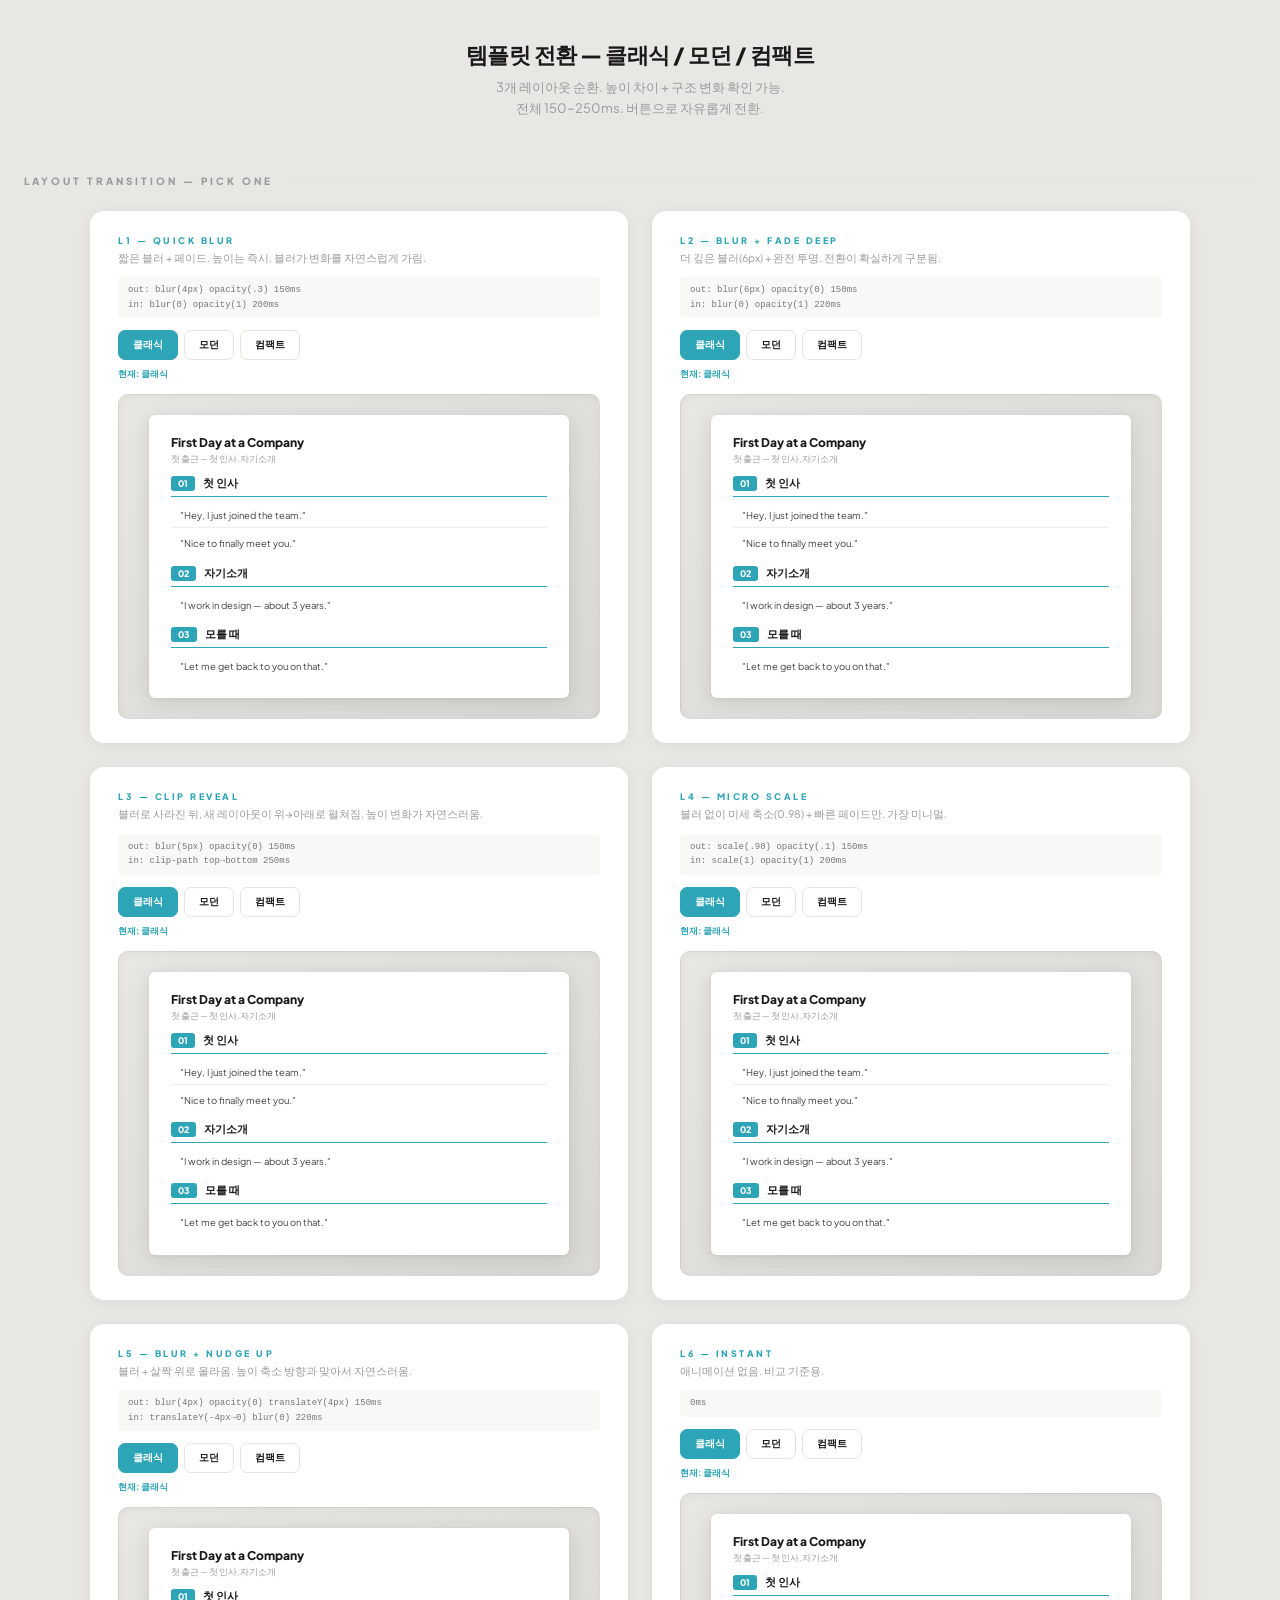
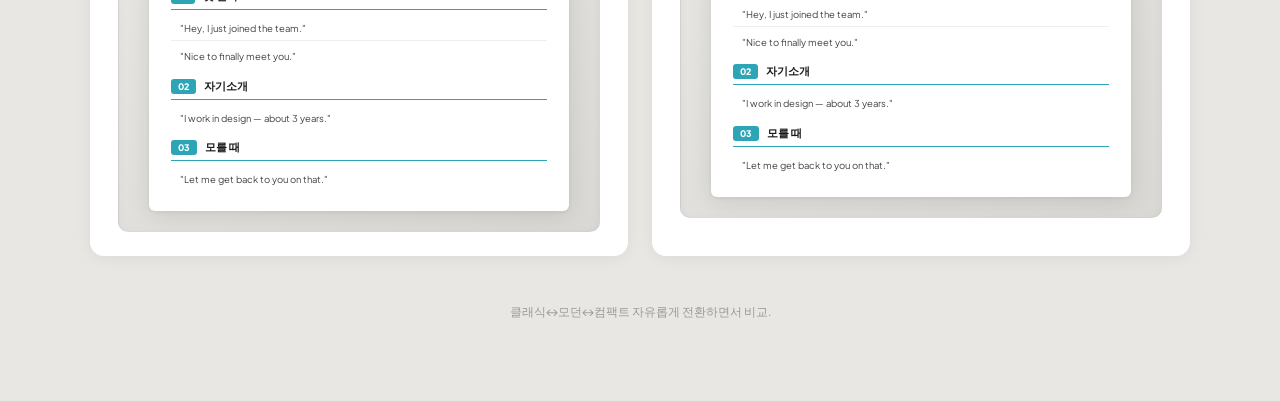
<file: preview.html>
<!doctype html>
<html lang="ko">
<head>
  <meta charset="UTF-8"/>
  <meta name="viewport" content="width=device-width,initial-scale=1"/>
  <title>템플릿 전환 — 3레이아웃 순환</title>
  <style>
    @import url("https://fonts.googleapis.com/css2?family=Inter:wght@300;400;500;600;700;800;900&family=Plus+Jakarta+Sans:wght@400;500;600;700;800&display=swap");
    *,*::before,*::after{box-sizing:border-box;margin:0;padding:0}
    :root{--white:#fff;--stone:#1a1a1a;--teal:#2da5b6;--teal-bg:#f3fafb;--muted:#9a9a9a;--line:#e4e4e0;}
    body{font-family:"Plus Jakarta Sans","Inter",sans-serif;background:#e8e7e3;padding:40px 24px 80px;color:var(--stone);}
    .page-header{text-align:center;margin-bottom:48px;}
    .page-header h1{font-size:22px;font-weight:800;letter-spacing:-0.5px;}
    .page-header p{font-size:13px;color:var(--muted);margin-top:6px;line-height:1.6;}

    .group-label{font-size:10px;font-weight:800;letter-spacing:3px;text-transform:uppercase;color:var(--muted);margin-bottom:24px;margin-top:56px;display:flex;align-items:center;gap:12px;}
    .group-label::after{content:"";flex:1;height:1px;background:var(--line);}

    .demo-grid{display:grid;grid-template-columns:1fr 1fr;gap:24px;max-width:1100px;margin:0 auto;}
    @media(max-width:900px){.demo-grid{grid-template-columns:1fr;}}

    .demo-card{background:var(--white);border-radius:14px;padding:24px 28px;box-shadow:0 2px 16px rgba(0,0,0,0.06);}
    .demo-label{font-size:9px;font-weight:800;letter-spacing:2.5px;text-transform:uppercase;color:var(--teal);margin-bottom:4px;}
    .demo-desc{font-size:10.5px;color:var(--muted);margin-bottom:12px;line-height:1.5;}
    .demo-specs{font-size:9px;color:#777;margin-bottom:12px;font-family:"SF Mono","Fira Code",monospace;background:#f8f8f6;padding:6px 10px;border-radius:4px;line-height:1.6;}
    .demo-current{font-size:9px;font-weight:700;color:var(--teal);margin-bottom:10px;min-height:16px;}

    .frame{
      border-radius:10px;overflow:hidden;
      background:linear-gradient(145deg,#e8e7e3,#d9d8d4);
      display:flex;justify-content:center;align-items:flex-start;
      padding:20px 18px;
      border:1px solid rgba(0,0,0,.06);
      box-shadow:inset 0 2px 8px rgba(0,0,0,.04);
    }

    /* ═══ Classic (기본) ═══ */
    .pg{
      width:100%;max-width:420px;
      padding:20px 22px;border-radius:6px;
      box-shadow:0 4px 24px rgba(0,0,0,.1),0 1px 4px rgba(0,0,0,.06);
      font-size:10px;transform-origin:center top;
      background:var(--white);
    }
    .pg .pt{font-size:12px;font-weight:800;margin-bottom:3px;}
    .pg .ps-sub{font-size:8.5px;color:var(--muted);margin-bottom:10px;}

    /* Classic section */
    .pg .sec{margin-bottom:10px;padding-bottom:0;}
    .pg .sec:last-child{margin-bottom:0;}
    .pg .sh{display:flex;align-items:center;gap:0;margin-bottom:6px;border-bottom:1.5px solid var(--teal);padding-bottom:5px;}
    .pg .sn{font-size:9px;font-weight:800;color:var(--white);background:var(--teal);padding:2px 7px;border-radius:3px;margin-right:8px;}
    .pg .st{font-size:11px;font-weight:700;color:var(--stone);}
    .pg .items{display:flex;flex-direction:column;gap:3px;}
    .pg .it{font-size:9.5px;line-height:1.5;padding:5px 9px;border-radius:0;background:none;border:none;border-bottom:1px solid #eee;color:#444;}
    .pg .it:last-child{border-bottom:none;}

    /* ═══ Modern ═══ */
    .pg.modern{background:var(--teal-bg);}
    .pg.modern .sh{border-bottom:none;padding-bottom:0;}
    .pg.modern .sn{background:none;color:var(--teal);padding:0;font-size:10px;font-weight:900;}
    .pg.modern .sec{background:var(--white);border:1px solid rgba(45,165,182,0.1);border-radius:7px;padding:12px 14px;margin-bottom:6px;box-shadow:0 1px 3px rgba(45,165,182,0.05);}
    .pg.modern .it{background:rgba(255,255,255,.85);border:1px solid rgba(45,165,182,.2);border-radius:5px;border-bottom:none;padding:5px 9px;}

    /* ═══ Compact ═══ */
    .pg.compact{background:var(--white);}
    .pg.compact .sec{margin-bottom:8px;padding-bottom:8px;border-bottom:1px solid var(--line);}
    .pg.compact .sec:last-child{border-bottom:none;padding-bottom:0;margin-bottom:0;}
    .pg.compact .sh{border-bottom:none;padding-bottom:0;display:inline-flex;margin-bottom:4px;}
    .pg.compact .sn{font-size:8px;padding:2px 6px;border-radius:3px 0 0 3px;background:rgba(45,165,182,.08);color:var(--teal);margin-right:0;}
    .pg.compact .st{font-size:9px;font-weight:800;text-transform:uppercase;letter-spacing:1px;color:var(--teal);background:rgba(45,165,182,.08);padding:2px 8px 2px 4px;border-radius:0 3px 3px 0;}
    .pg.compact .it{background:none;border:none;border-bottom:none;padding:2px 0 2px 12px;position:relative;}
    .pg.compact .it::before{content:"·";position:absolute;left:2px;color:var(--muted);font-weight:900;}

    .trigger-btn{
      display:inline-flex;align-items:center;gap:5px;
      padding:7px 14px;border-radius:7px;border:1px solid var(--line);
      background:var(--white);font-size:10px;font-weight:700;
      color:var(--stone);cursor:pointer;transition:all .15s ease;
    }
    .trigger-btn:hover{background:var(--teal-bg);border-color:var(--teal);color:var(--teal);}
    .trigger-btn.active{background:var(--teal);color:var(--white);border-color:var(--teal);}
    .btn-row{display:flex;gap:6px;margin-bottom:8px;}
  </style>
</head>
<body>

<div class="page-header">
  <h1>템플릿 전환 — 클래식 / 모던 / 컴팩트</h1>
  <p>3개 레이아웃 순환. 높이 차이 + 구조 변화 확인 가능.<br>전체 150~250ms. 버튼으로 자유롭게 전환.</p>
</div>

<div class="group-label">Layout Transition — Pick one</div>

<div class="demo-grid" id="grid"></div>

<div style="text-align:center;margin-top:48px;font-size:12px;color:var(--muted);">
  클래식↔모던↔컴팩트 자유롭게 전환하면서 비교.
</div>

<script>
var defs = [
  {id:'l1',label:'L1 — Quick Blur',desc:'짧은 블러 + 페이드. 높이는 즉시. 블러가 변화를 자연스럽게 가림.',specs:'out: blur(4px) opacity(.3) 150ms\nin: blur(0) opacity(1) 200ms',
   out:function(e){e.style.transition='filter 150ms ease,opacity 150ms ease';e.style.filter='blur(4px)';e.style.opacity='0.3';},
   inn:function(e){e.style.transition='filter 200ms ease-out,opacity 200ms ease-out';raf(e,function(){e.style.filter='';e.style.opacity='1';});}},

  {id:'l2',label:'L2 — Blur + Fade Deep',desc:'더 깊은 블러(6px) + 완전 투명. 전환이 확실하게 구분됨.',specs:'out: blur(6px) opacity(0) 150ms\nin: blur(0) opacity(1) 220ms',
   out:function(e){e.style.transition='filter 150ms ease,opacity 150ms ease';e.style.filter='blur(6px)';e.style.opacity='0';},
   inn:function(e){e.style.transition='filter 220ms ease-out,opacity 220ms ease-out';raf(e,function(){e.style.filter='';e.style.opacity='1';});}},

  {id:'l3',label:'L3 — Clip Reveal',desc:'블러로 사라진 뒤, 새 레이아웃이 위→아래로 펼쳐짐. 높이 변화가 자연스러움.',specs:'out: blur(5px) opacity(0) 150ms\nin: clip-path top→bottom 250ms',
   out:function(e){e.style.transition='filter 150ms ease,opacity 150ms ease';e.style.filter='blur(5px)';e.style.opacity='0';},
   inn:function(e){e.style.filter='';e.style.opacity='1';e.style.clipPath='inset(0 0 100% 0)';e.style.transition='clip-path 250ms cubic-bezier(.16,1,.3,1)';raf(e,function(){e.style.clipPath='inset(0 0 0% 0)';});setTimeout(function(){e.style.clipPath='';e.style.transition='';},280);}},

  {id:'l4',label:'L4 — Micro Scale',desc:'블러 없이 미세 축소(0.98) + 빠른 페이드만. 가장 미니멀.',specs:'out: scale(.98) opacity(.1) 150ms\nin: scale(1) opacity(1) 200ms',
   out:function(e){e.style.transition='transform 150ms ease,opacity 150ms ease';e.style.transform='scale(0.98)';e.style.opacity='0.1';},
   inn:function(e){e.style.transition='transform 200ms cubic-bezier(.16,1,.3,1),opacity 200ms ease-out';raf(e,function(){e.style.transform='';e.style.opacity='1';});}},

  {id:'l5',label:'L5 — Blur + Nudge Up',desc:'블러 + 살짝 위로 올라옴. 높이 축소 방향과 맞아서 자연스러움.',specs:'out: blur(4px) opacity(0) translateY(4px) 150ms\nin: translateY(-4px→0) blur(0) 220ms',
   out:function(e){e.style.transition='filter 150ms ease,opacity 150ms ease,transform 150ms ease';e.style.filter='blur(4px)';e.style.opacity='0';e.style.transform='translateY(4px)';},
   inn:function(e){e.style.transform='translateY(-4px)';e.style.transition='filter 220ms ease-out,opacity 220ms ease-out,transform 220ms cubic-bezier(.16,1,.3,1)';raf(e,function(){e.style.filter='';e.style.opacity='1';e.style.transform='';});}},

  {id:'l6',label:'L6 — Instant',desc:'애니메이션 없음. 비교 기준용.',specs:'0ms',
   out:null,
   inn:null}
];

var layouts = ['classic','modern','compact'];
var labels = {classic:'클래식',modern:'모던',compact:'컴팩트'};
var stateMap = {};
var runMap = {};

function raf(el,fn){requestAnimationFrame(function(){requestAnimationFrame(fn);});}

var content = '<div class="pt">First Day at a Company</div><div class="ps-sub">첫 출근 — 첫 인사, 자기소개</div>'
  +'<div class="sec"><div class="sh"><span class="sn">01</span><span class="st">첫 인사</span></div><div class="items"><div class="it">"Hey, I just joined the team."</div><div class="it">"Nice to finally meet you."</div></div></div>'
  +'<div class="sec"><div class="sh"><span class="sn">02</span><span class="st">자기소개</span></div><div class="items"><div class="it">"I work in design — about 3 years."</div></div></div>'
  +'<div class="sec"><div class="sh"><span class="sn">03</span><span class="st">모를 때</span></div><div class="items"><div class="it">"Let me get back to you on that."</div></div></div>';

var grid = document.getElementById('grid');

defs.forEach(function(d) {
  stateMap[d.id] = 'classic';
  runMap[d.id] = false;

  var card = document.createElement('div');
  card.className = 'demo-card';
  card.innerHTML =
    '<div class="demo-label">'+d.label+'</div>'
    +'<div class="demo-desc">'+d.desc+'</div>'
    +'<div class="demo-specs">'+d.specs.replace(/\n/g,'<br>')+'</div>'
    +'<div class="btn-row">'
      +'<button class="trigger-btn active" data-g="'+d.id+'" data-l="classic" onclick="go(\''+d.id+'\',\'classic\')">클래식</button>'
      +'<button class="trigger-btn" data-g="'+d.id+'" data-l="modern" onclick="go(\''+d.id+'\',\'modern\')">모던</button>'
      +'<button class="trigger-btn" data-g="'+d.id+'" data-l="compact" onclick="go(\''+d.id+'\',\'compact\')">컴팩트</button>'
    +'</div>'
    +'<div class="demo-current" id="cur-'+d.id+'">현재: 클래식</div>'
    +'<div class="frame"><div class="pg" id="'+d.id+'">'+content+'</div></div>';

  grid.appendChild(card);
});

function go(id, target) {
  if (runMap[id]) return;
  if (stateMap[id] === target) return;
  runMap[id] = true;

  var el = document.getElementById(id);
  var d = defs.find(function(x){return x.id===id;});

  // Update buttons
  document.querySelectorAll('[data-g="'+id+'"]').forEach(function(b){
    b.classList.toggle('active', b.getAttribute('data-l')===target);
  });

  // L6 instant
  if (!d.out) {
    el.className = 'pg' + (target==='classic'?'':' '+target);
    stateMap[id] = target;
    document.getElementById('cur-'+id).textContent = '현재: '+labels[target];
    runMap[id] = false;
    return;
  }

  // OUT
  d.out(el);

  setTimeout(function() {
    // SWAP
    el.className = 'pg' + (target==='classic'?'':' '+target);
    stateMap[id] = target;
    document.getElementById('cur-'+id).textContent = '현재: '+labels[target];

    // IN
    d.inn(el);

    setTimeout(function(){
      el.style.transition='';
      el.style.filter='';
      el.style.opacity='';
      el.style.transform='';
      el.style.clipPath='';
      runMap[id]=false;
    }, 350);
  }, 170);
}
</script>

</body>
</html>
</file>
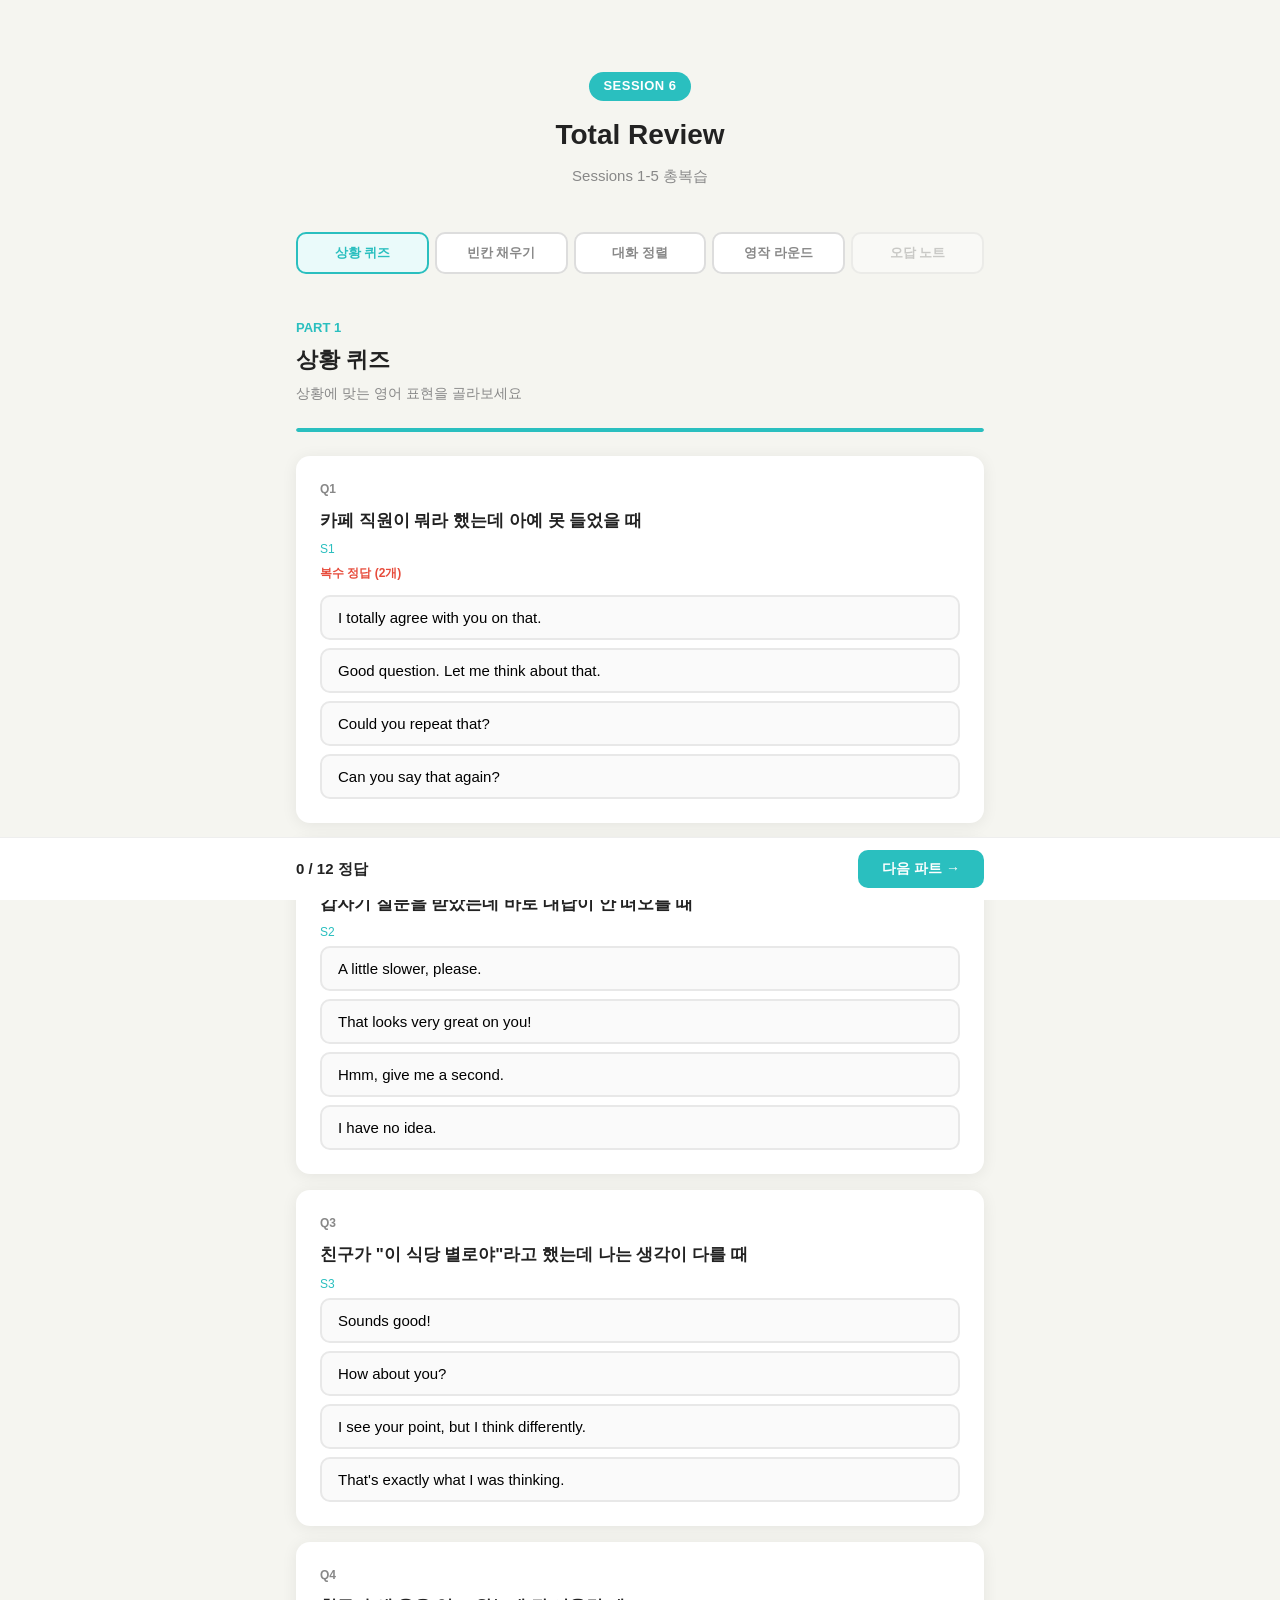
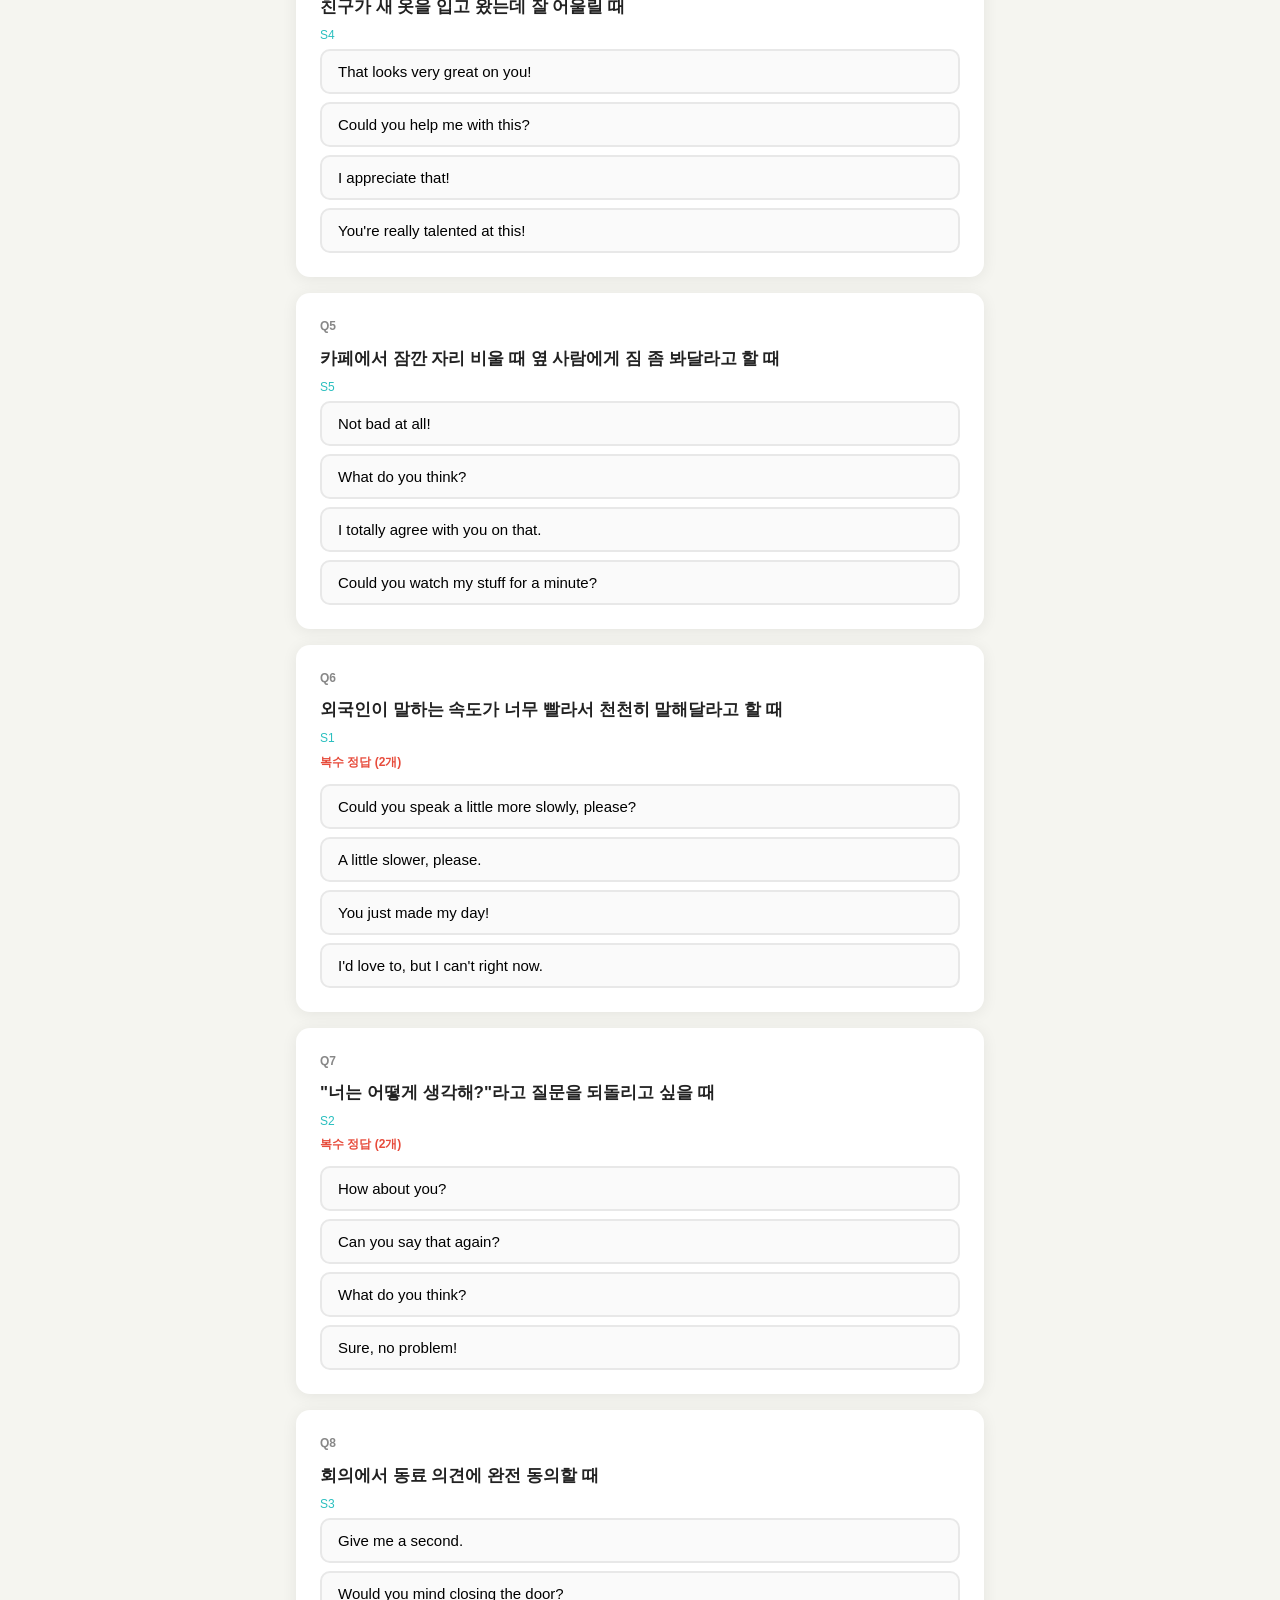
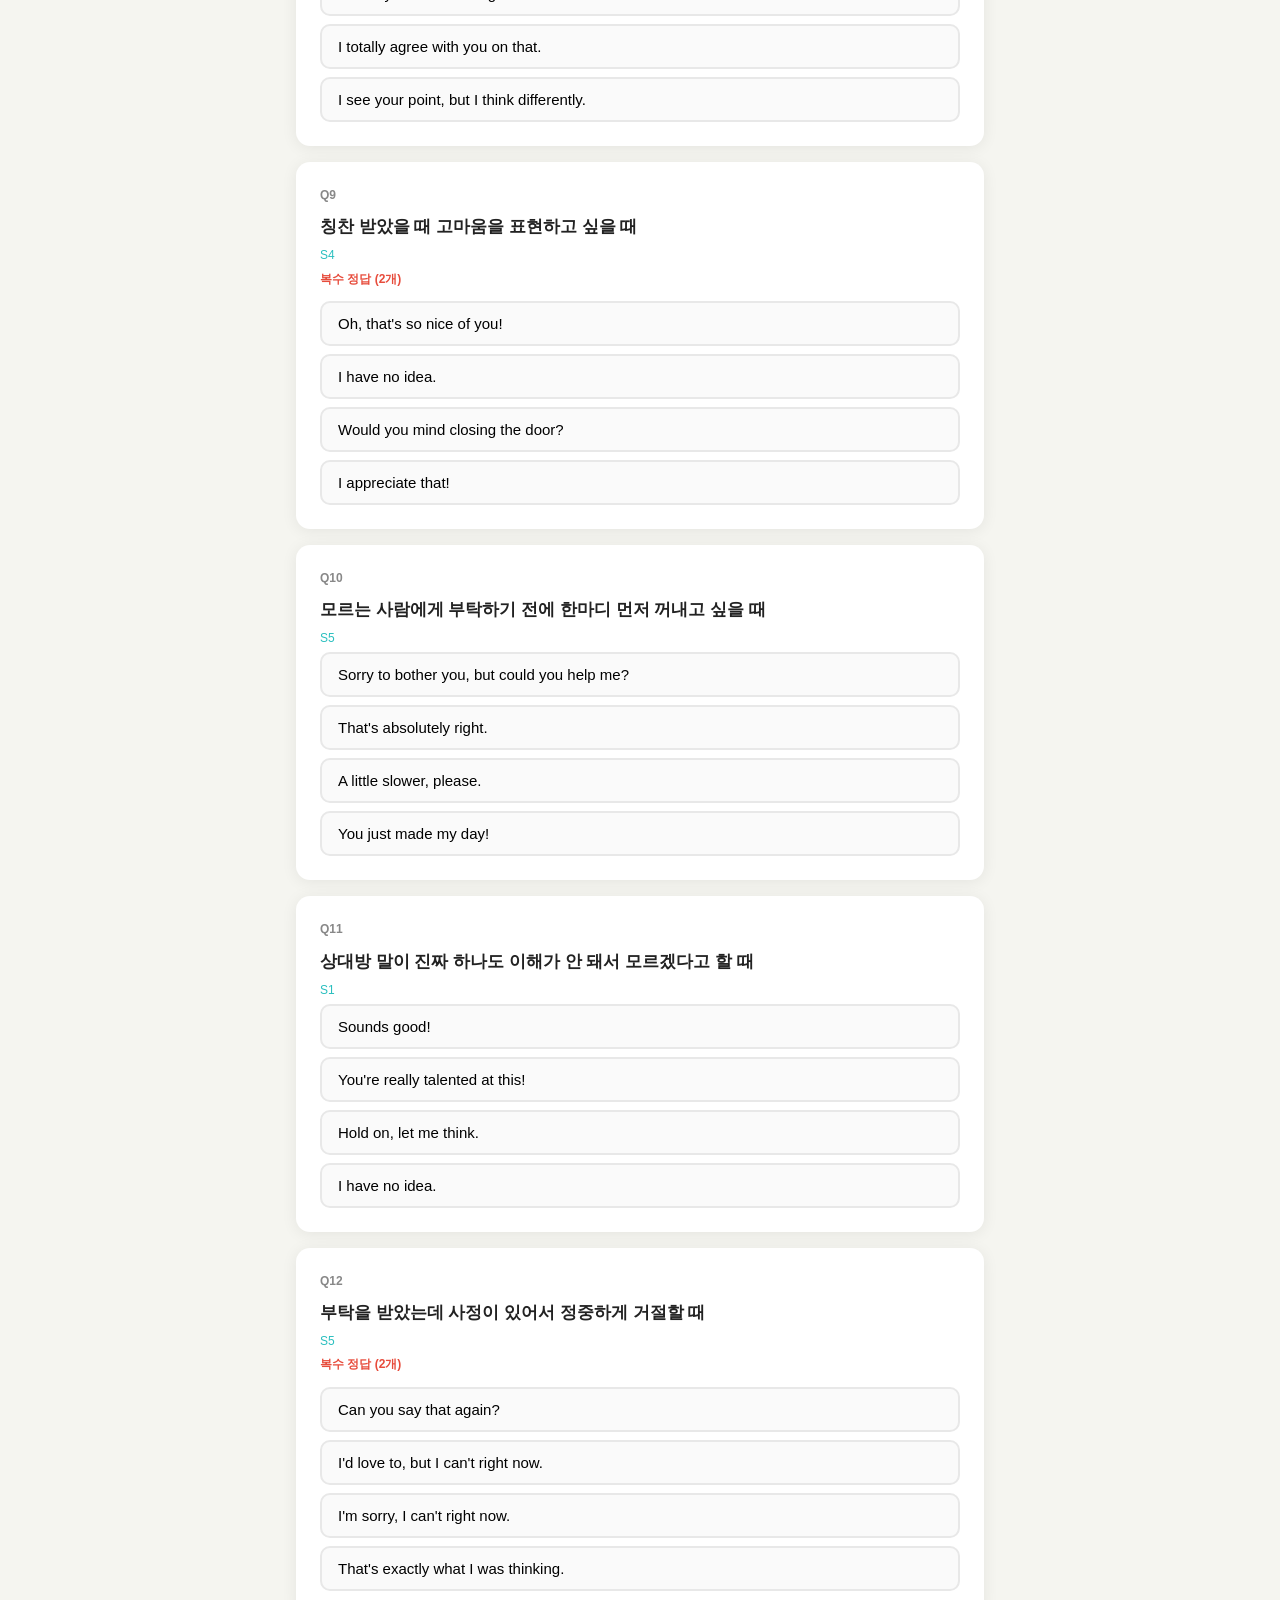
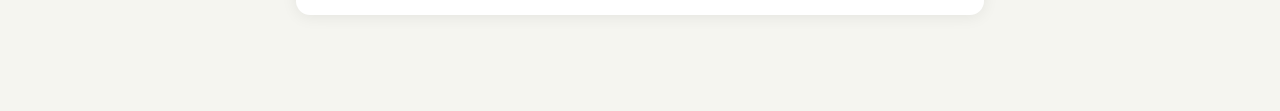
<file: review.html>
<!DOCTYPE html>
<html lang="ko">
<head>
<meta charset="UTF-8">
<meta name="viewport" content="width=device-width, initial-scale=1.0">
<title>Session 6 — Total Review</title>
<link rel="icon" href="/favicon.ico" sizes="any">
<link rel="icon" type="image/png" sizes="32x32" href="/favicon-32.png">
<link rel="icon" type="image/png" sizes="192x192" href="/icon-192.png">
<link rel="apple-touch-icon" href="/icon-192.png">
<style>
*, *::before, *::after { margin:0; padding:0; box-sizing:border-box; }
:root {
  --bg: #f5f5f0;
  --card: #fff;
  --ac: #2ABFBF;
  --ac2: #1a9e9e;
  --red: #e74c3c;
  --green: #27ae60;
  --gray: #888;
  --dark: #222;
  --radius: 14px;
  --shadow: 0 2px 16px rgba(0,0,0,.07);
}
body { font-family: 'Pretendard', -apple-system, BlinkMacSystemFont, sans-serif; background: var(--bg); color: var(--dark); line-height: 1.6; }
.wrap { max-width: 720px; margin: 0 auto; padding: 24px 16px 80px; }

/* --- Header --- */
.hero { text-align: center; padding: 48px 0 32px; }
.hero__badge { display: inline-block; background: var(--ac); color: #fff; font-size: 13px; font-weight: 700; padding: 4px 14px; border-radius: 20px; margin-bottom: 12px; letter-spacing: .5px; }
.hero__title { font-size: 28px; font-weight: 800; margin-bottom: 6px; }
.hero__sub { color: var(--gray); font-size: 15px; }

/* --- Nav tabs --- */
.nav { display: flex; gap: 6px; margin-bottom: 32px; position: sticky; top: 0; z-index: 10; background: var(--bg); padding: 12px 0; }
.nav__btn { flex: 1; padding: 10px 0; border: 2px solid #ddd; background: var(--card); border-radius: 10px; font-size: 13px; font-weight: 600; cursor: pointer; transition: all .2s; color: var(--gray); }
.nav__btn--active { border-color: var(--ac); color: var(--ac); background: #eafafa; }
.nav__btn--done { border-color: var(--green); color: var(--green); background: #eafaf0; }
.nav__btn:hover { border-color: var(--ac); }
.nav__btn--locked { opacity: .4; pointer-events: none; }

/* --- Part container --- */
.part { display: none; }
.part--active { display: block; animation: fadeUp .35s ease; }
@keyframes fadeUp { from { opacity:0; transform:translateY(12px); } to { opacity:1; transform:translateY(0); } }

.part__header { margin-bottom: 24px; }
.part__num { font-size: 13px; color: var(--ac); font-weight: 700; margin-bottom: 4px; }
.part__title { font-size: 22px; font-weight: 800; }
.part__desc { font-size: 14px; color: var(--gray); margin-top: 4px; }

/* --- Quiz card (Part 1) --- */
.quiz-card { background: var(--card); border-radius: var(--radius); padding: 24px; margin-bottom: 16px; box-shadow: var(--shadow); }
.quiz-card__num { font-size: 12px; color: var(--gray); font-weight: 600; margin-bottom: 8px; }
.quiz-card__q { font-size: 17px; font-weight: 700; margin-bottom: 6px; }
.quiz-card__session { font-size: 12px; color: var(--ac); margin-bottom: 4px; }
.quiz-card__multi { font-size: 12px; color: var(--red); margin-bottom: 12px; font-weight: 600; }
.quiz-opts { display: flex; flex-direction: column; gap: 8px; }
.quiz-opt { padding: 12px 16px; border: 2px solid #e8e8e8; border-radius: 10px; background: #fafafa; font-size: 15px; cursor: pointer; transition: all .2s; text-align: left; }
.quiz-opt:hover { border-color: var(--ac); background: #f0fafa; }
.quiz-opt--selected { border-color: var(--ac); background: #e0f5f5; }
.quiz-opt--correct { border-color: var(--green) !important; background: #eafaf0 !important; color: var(--green); font-weight: 600; }
.quiz-opt--wrong { border-color: var(--red) !important; background: #fdeaea !important; color: var(--red); opacity: .7; }
.quiz-opt--missed { border-color: var(--green) !important; background: #eafaf0 !important; color: var(--green); opacity: .6; }
.quiz-opt--disabled { pointer-events: none; }
.quiz-submit { margin-top: 10px; padding: 8px 20px; background: var(--ac); color: #fff; border: none; border-radius: 8px; font-size: 14px; font-weight: 600; cursor: pointer; display: none; }
.quiz-submit:hover { background: var(--ac2); }

/* --- Fill blank (Part 2) --- */
.fill-card { background: var(--card); border-radius: var(--radius); padding: 24px; margin-bottom: 16px; box-shadow: var(--shadow); }
.fill-card__num { font-size: 12px; color: var(--gray); font-weight: 600; margin-bottom: 8px; }
.fill-card__context { font-size: 13px; color: var(--ac); margin-bottom: 10px; }
.fill-card__q { font-size: 16px; margin-bottom: 14px; line-height: 1.7; }
.fill-card__q .blank { display: inline-block; min-width: 120px; border-bottom: 2px dashed var(--ac); padding: 2px 4px; color: transparent; font-weight: 600; }
.fill-card__q .blank--revealed { color: var(--green); border-bottom-color: var(--green); }
.fill-row { display: flex; gap: 8px; align-items: center; }
.fill-input { flex: 1; padding: 10px 14px; border: 2px solid #e8e8e8; border-radius: 10px; font-size: 15px; outline: none; transition: border-color .2s; }
.fill-input:focus { border-color: var(--ac); }
.fill-input--correct { border-color: var(--green); background: #eafaf0; }
.fill-input--wrong { border-color: var(--red); background: #fdeaea; }
.fill-btn { padding: 10px 18px; background: var(--ac); color: #fff; border: none; border-radius: 10px; font-size: 14px; font-weight: 600; cursor: pointer; transition: background .2s; }
.fill-btn:hover { background: var(--ac2); }
.fill-hint { font-size: 13px; color: var(--gray); margin-top: 8px; cursor: pointer; }
.fill-hint:hover { color: var(--ac); }
.fill-result { font-size: 14px; margin-top: 10px; font-weight: 600; }
.fill-result--correct { color: var(--green); }
.fill-result--wrong { color: var(--red); }

/* --- Conversation sort (Part 3) --- */
.conv-card { background: var(--card); border-radius: var(--radius); padding: 24px; margin-bottom: 16px; box-shadow: var(--shadow); }
.conv-card__num { font-size: 12px; color: var(--gray); font-weight: 600; margin-bottom: 4px; }
.conv-card__situation { font-size: 16px; font-weight: 700; margin-bottom: 16px; }
.conv-lines { display: flex; flex-direction: column; gap: 8px; min-height: 50px; }
.conv-line { display: flex; align-items: center; gap: 10px; padding: 12px 14px; border: 2px solid #e8e8e8; border-radius: 10px; background: #fafafa; cursor: grab; transition: all .2s; user-select: none; }
.conv-line:active { cursor: grabbing; }
.conv-line.dragging { opacity: .4; }
.conv-line.over { border-color: var(--ac); background: #f0fafa; }
.conv-line__role { font-size: 12px; font-weight: 700; color: #fff; background: var(--ac); padding: 2px 8px; border-radius: 6px; flex-shrink: 0; }
.conv-line__role--b { background: #e67e22; }
.conv-line__text { font-size: 15px; }
.conv-check { margin-top: 12px; padding: 10px 20px; background: var(--ac); color: #fff; border: none; border-radius: 10px; font-size: 14px; font-weight: 600; cursor: pointer; }
.conv-check:hover { background: var(--ac2); }
.conv-result { margin-top: 10px; font-size: 14px; font-weight: 600; }
.conv-line--correct { border-color: var(--green); background: #eafaf0; }
.conv-line--wrong { border-color: var(--red); background: #fdeaea; }

/* --- Speed round (Part 4) --- */
.speed-top { display: flex; justify-content: space-between; align-items: center; margin-bottom: 20px; }
.speed-progress { font-size: 18px; font-weight: 700; color: var(--gray); }
.speed-score { font-size: 18px; font-weight: 700; color: var(--ac); }
.speed-card { background: var(--card); border-radius: var(--radius); padding: 32px; box-shadow: var(--shadow); text-align: center; min-height: 220px; display: flex; flex-direction: column; justify-content: center; align-items: center; }
.speed-card__session { font-size: 12px; color: var(--ac); margin-bottom: 8px; }
.speed-card__q { font-size: 20px; font-weight: 700; margin-bottom: 24px; }
.speed-card__input { width: 100%; max-width: 400px; padding: 12px 16px; border: 2px solid #e8e8e8; border-radius: 10px; font-size: 16px; text-align: center; outline: none; }
.speed-card__input:focus { border-color: var(--ac); }
.speed-card__input--correct { border-color: var(--green); background: #eafaf0; }
.speed-card__input--wrong { border-color: var(--red); background: #fdeaea; }
.speed-card__skip { margin-top: 12px; background: none; border: none; color: var(--gray); font-size: 14px; cursor: pointer; text-decoration: underline; }
.speed-card__answer { margin-top: 14px; font-size: 16px; font-weight: 600; color: var(--red); min-height: 24px; }
.speed-card__btns { margin-top: 14px; display: flex; gap: 10px; }
.speed-next-btn { padding: 10px 24px; background: var(--ac); color: #fff; border: none; border-radius: 10px; font-size: 14px; font-weight: 600; cursor: pointer; }
.speed-next-btn:hover { background: var(--ac2); }

/* --- Start / Result screen --- */
.start-screen, .result-screen { text-align: center; padding: 40px 20px; }
.start-btn, .result-btn { padding: 14px 40px; background: var(--ac); color: #fff; border: none; border-radius: 12px; font-size: 16px; font-weight: 700; cursor: pointer; margin-top: 20px; transition: background .2s; }
.start-btn:hover, .result-btn:hover { background: var(--ac2); }
.result-screen h2 { font-size: 24px; margin-bottom: 8px; }
.result-score { font-size: 48px; font-weight: 800; color: var(--ac); margin: 16px 0; }

/* --- Wrong note (Part 5) --- */
.wrong-card { background: var(--card); border-radius: var(--radius); padding: 20px; margin-bottom: 12px; box-shadow: var(--shadow); border-left: 4px solid var(--red); }
.wrong-card__part { font-size: 12px; color: var(--ac); font-weight: 700; margin-bottom: 4px; }
.wrong-card__q { font-size: 16px; font-weight: 700; margin-bottom: 8px; }
.wrong-card__your { font-size: 14px; color: var(--red); margin-bottom: 4px; }
.wrong-card__correct { font-size: 14px; color: var(--green); font-weight: 600; }
.perfect-msg { text-align: center; padding: 60px 20px; }
.perfect-msg__icon { font-size: 48px; margin-bottom: 16px; }
.perfect-msg__title { font-size: 22px; font-weight: 800; margin-bottom: 8px; }
.perfect-msg__sub { font-size: 15px; color: var(--gray); }

/* --- Progress bar --- */
.progress { height: 4px; background: #e8e8e8; border-radius: 4px; margin-bottom: 24px; overflow: hidden; }
.progress__bar { height: 100%; background: var(--ac); border-radius: 4px; transition: width .3s; }

/* --- Score footer --- */
.score-bar { position: fixed; bottom: 0; left: 0; right: 0; background: var(--card); border-top: 1px solid #eee; padding: 12px 0; z-index: 20; }
.score-inner { max-width: 720px; margin: 0 auto; padding: 0 16px; display: flex; justify-content: space-between; align-items: center; }
.score-text { font-size: 15px; font-weight: 600; }
.score-next { padding: 10px 24px; background: var(--ac); color: #fff; border: none; border-radius: 10px; font-size: 14px; font-weight: 600; cursor: pointer; }
.score-next:hover { background: var(--ac2); }
.score-next:disabled { background: #ccc; cursor: default; }
</style>
</head>
<body>

<div class="wrap">
  <div class="hero">
    <div class="hero__badge">SESSION 6</div>
    <div class="hero__title">Total Review</div>
    <div class="hero__sub">Sessions 1-5 총복습</div>
  </div>

  <div class="nav">
    <button class="nav__btn nav__btn--active" data-part="0">상황 퀴즈</button>
    <button class="nav__btn" data-part="1">빈칸 채우기</button>
    <button class="nav__btn" data-part="2">대화 정렬</button>
    <button class="nav__btn" data-part="3">영작 라운드</button>
    <button class="nav__btn nav__btn--locked" data-part="4">오답 노트</button>
  </div>

  <div class="part part--active" id="part0"></div>
  <div class="part" id="part1"></div>
  <div class="part" id="part2"></div>
  <div class="part" id="part3"></div>
  <div class="part" id="part4"></div>
</div>

<div class="score-bar">
  <div class="score-inner">
    <div class="score-text" id="scoreText">0 / 0</div>
    <button class="score-next" id="scoreNext">다음 파트 &rarr;</button>
  </div>
</div>

<script>
(function () {
  'use strict';

  // ============ DATA ============
  var quizData = [
    { q: '카페 직원이 뭐라 했는데 아예 못 들었을 때', session: 'S1', answers: ['Can you say that again?', 'Could you repeat that?'], opts: ['Can you say that again?', 'Could you repeat that?', 'Good question. Let me think about that.', 'I totally agree with you on that.'] },
    { q: '갑자기 질문을 받았는데 바로 대답이 안 떠오를 때', session: 'S2', answers: ['Hmm, give me a second.'], opts: ['Hmm, give me a second.', 'I have no idea.', 'That looks very great on you!', 'A little slower, please.'] },
    { q: '친구가 "이 식당 별로야"라고 했는데 나는 생각이 다를 때', session: 'S3', answers: ['I see your point, but I think differently.'], opts: ['I see your point, but I think differently.', "That's exactly what I was thinking.", 'Sounds good!', 'How about you?'] },
    { q: '친구가 새 옷을 입고 왔는데 잘 어울릴 때', session: 'S4', answers: ['That looks very great on you!'], opts: ['That looks very great on you!', "You're really talented at this!", 'I appreciate that!', 'Could you help me with this?'] },
    { q: '카페에서 잠깐 자리 비울 때 옆 사람에게 짐 좀 봐달라고 할 때', session: 'S5', answers: ['Could you watch my stuff for a minute?'], opts: ['Could you watch my stuff for a minute?', 'I totally agree with you on that.', 'Not bad at all!', 'What do you think?'] },
    { q: '외국인이 말하는 속도가 너무 빨라서 천천히 말해달라고 할 때', session: 'S1', answers: ['A little slower, please.', 'Could you speak a little more slowly, please?'], opts: ['A little slower, please.', 'Could you speak a little more slowly, please?', "I'd love to, but I can't right now.", 'You just made my day!'] },
    { q: '"너는 어떻게 생각해?"라고 질문을 되돌리고 싶을 때', session: 'S2', answers: ['What do you think?', 'How about you?'], opts: ['What do you think?', 'How about you?', 'Can you say that again?', 'Sure, no problem!'] },
    { q: '회의에서 동료 의견에 완전 동의할 때', session: 'S3', answers: ['I totally agree with you on that.'], opts: ['I totally agree with you on that.', 'I see your point, but I think differently.', 'Give me a second.', 'Would you mind closing the door?'] },
    { q: '칭찬 받았을 때 고마움을 표현하고 싶을 때', session: 'S4', answers: ["Oh, that's so nice of you!", 'I appreciate that!'], opts: ["Oh, that's so nice of you!", 'I appreciate that!', 'I have no idea.', 'Would you mind closing the door?'] },
    { q: '모르는 사람에게 부탁하기 전에 한마디 먼저 꺼내고 싶을 때', session: 'S5', answers: ['Sorry to bother you, but could you help me?'], opts: ['Sorry to bother you, but could you help me?', "That's absolutely right.", 'A little slower, please.', 'You just made my day!'] },
    { q: '상대방 말이 진짜 하나도 이해가 안 돼서 모르겠다고 할 때', session: 'S1', answers: ['I have no idea.'], opts: ['I have no idea.', "You're really talented at this!", 'Sounds good!', 'Hold on, let me think.'] },
    { q: '부탁을 받았는데 사정이 있어서 정중하게 거절할 때', session: 'S5', answers: ["I'd love to, but I can't right now.", "I'm sorry, I can't right now."], opts: ["I'd love to, but I can't right now.", "I'm sorry, I can't right now.", "That's exactly what I was thinking.", 'Can you say that again?'] },
  ];

  var fillData = [
    { context: 'S1', sentence: 'Can you _____ that again?', blank: 'say', hint: 's' },
    { context: 'S2', sentence: 'Good question. Let me _____ about that.', blank: 'think', hint: 't' },
    { context: 'S3', sentence: 'I see your _____, but I think differently.', blank: 'point', hint: 'p' },
    { context: 'S4', sentence: "You're really _____ at this!", blank: 'talented', hint: 't' },
    { context: 'S5', sentence: 'Would you _____ closing the door?', blank: 'mind', hint: 'm' },
    { context: 'S1', sentence: 'A little _____, please.', blank: 'slower', hint: 's' },
    { context: 'S2', sentence: "I'm not sure. What would you _____?", blank: 'do', hint: 'd' },
    { context: 'S3', sentence: "That's _____ right!", blank: 'absolutely', hint: 'a' },
    { context: 'S4', sentence: 'You just made my _____!', blank: 'day', hint: 'd' },
    { context: 'S5', sentence: 'I _____ to ask, but could you do me a favor?', blank: 'hate', hint: 'h' },
  ];

  var convData = [
    {
      situation: '카페에서 주문이 안 들려서 다시 물어보고, 생각할 시간을 번 뒤 주문하기',
      correct: [
        { role: 'A', text: 'What can I get for you today?' },
        { role: 'B', text: 'Can you say that again? A little slower, please.' },
        { role: 'A', text: 'Sure! What would you like to drink?' },
        { role: 'B', text: 'Hmm, give me a second... I\'ll have an iced latte, please.' },
      ]
    },
    {
      situation: '친구에게 충전기를 빌리고 싶은데, 칭찬도 곁들이기',
      correct: [
        { role: 'A', text: 'Sorry to bother you, but could I borrow your charger?' },
        { role: 'B', text: 'Sure, no problem!' },
        { role: 'A', text: 'Thanks! By the way, that looks great on you!' },
        { role: 'B', text: 'Oh, that\'s so nice of you! I appreciate that.' },
      ]
    },
    {
      situation: '회의에서 동료 의견에 부분 동의하면서 자기 생각 말하기',
      correct: [
        { role: 'A', text: 'I think we should focus only on social media marketing.' },
        { role: 'B', text: 'I see your point, but I think differently.' },
        { role: 'A', text: 'What do you mean?' },
        { role: 'B', text: 'Good question. Let me think... I think we need a mix of online and offline.' },
      ]
    },
  ];

  var speedData = [
    { q: '다시 말해줄래?', a: ['can you say that again', 'could you say that again', 'could you repeat that'], display: 'Can you say that again?', session: 'S1' },
    { q: '좀 천천히요', a: ['a little slower please', 'a little slower, please', 'could you speak a little more slowly please'], display: 'A little slower, please.', session: 'S1' },
    { q: '잘 모르겠어요', a: ['i have no idea', "i'm not really sure about that", "i'm not sure"], display: 'I have no idea.', session: 'S1' },
    { q: '좋은 질문이네요, 생각 좀 할게요', a: ['good question let me think about that', 'good question. let me think about that'], display: 'Good question. Let me think about that.', session: 'S2' },
    { q: '잠깐만요', a: ['give me a second', 'hmm give me a second', 'hold on let me think', 'hold on, let me think'], display: 'Hmm, give me a second.', session: 'S2' },
    { q: '너는 어떻게 생각해?', a: ['what do you think', 'how about you'], display: 'What do you think?', session: 'S2' },
    { q: '완전 동의해!', a: ['i totally agree', 'i totally agree with you on that', 'sounds good'], display: 'I totally agree with you on that.', session: 'S3' },
    { q: '네 말은 이해하지만 생각이 달라', a: ['i see your point but i think differently', 'i see your point, but i think differently'], display: 'I see your point, but I think differently.', session: 'S3' },
    { q: '너한테 진짜 잘 어울린다!', a: ['that looks very great on you', 'that looks great on you'], display: 'That looks very great on you!', session: 'S4' },
    { q: '너 이거 진짜 잘한다!', a: ["you're really talented at this", "you're really good at this", 'youre really talented at this'], display: "You're really talented at this!", session: 'S4' },
    { q: '와 정말 고마워요!', a: ['i appreciate that', "that's so nice of you", "oh that's so nice of you"], display: 'I appreciate that!', session: 'S4' },
    { q: '이것 좀 도와주실 수 있으세요?', a: ['could you help me with this', 'do you think you could give me a hand'], display: 'Could you help me with this?', session: 'S5' },
    { q: '귀찮게 해서 죄송한데, 부탁 하나만 할게요', a: ['sorry to bother you but could you do me a favor', 'sorry to bother you but', 'i hate to ask but could you do me a favor', 'sorry to bother you, but could you do me a favor'], display: 'Sorry to bother you, but could you do me a favor?', session: 'S5' },
    { q: '그럼요, 문제없어요!', a: ['sure no problem', 'sure, no problem'], display: 'Sure, no problem!', session: 'S5' },
    { q: '그러고 싶지만, 지금은 안 돼요', a: ["i'd love to but i can't right now", "i'd love to, but i can't right now", "id love to but i cant right now", "i'm sorry i can't right now"], display: "I'd love to, but I can't right now.", session: 'S5' },
  ];

  // ============ STATE ============
  var currentPart = 0;
  var scores = [0, 0, 0, 0, 0];
  var totals = [quizData.length, fillData.length, convData.length, speedData.length, 0];
  var partDone = [false, false, false, false, false];
  var wrongItems = [];

  var navBtns = document.querySelectorAll('.nav__btn');
  var parts = [document.getElementById('part0'), document.getElementById('part1'), document.getElementById('part2'), document.getElementById('part3'), document.getElementById('part4')];
  var scoreText = document.getElementById('scoreText');
  var scoreNext = document.getElementById('scoreNext');

  // ============ NAV ============
  navBtns.forEach(function (btn) {
    btn.addEventListener('click', function () {
      var idx = parseInt(btn.dataset.part);
      if (btn.classList.contains('nav__btn--locked')) return;
      switchPart(idx);
    });
  });

  scoreNext.addEventListener('click', function () {
    if (currentPart < 4) switchPart(currentPart + 1);
  });

  function switchPart(idx) {
    currentPart = idx;
    navBtns.forEach(function (b, i) {
      b.classList.toggle('nav__btn--active', i === idx);
    });
    parts.forEach(function (p, i) {
      p.classList.toggle('part--active', i === idx);
    });
    updateScore();
    scoreNext.style.display = (idx >= 3) ? 'none' : '';
  }

  function updateScore() {
    if (currentPart === 4) {
      scoreText.textContent = wrongItems.length > 0 ? wrongItems.length + '개 오답' : '전부 정답!';
    } else if (currentPart === 3 && !partDone[3]) {
      scoreText.textContent = '준비됨';
    } else {
      scoreText.textContent = scores[currentPart] + ' / ' + totals[currentPart] + ' 정답';
    }
    if (partDone[currentPart] && currentPart < 4) {
      navBtns[currentPart].classList.add('nav__btn--done');
    }
    checkUnlockWrongNote();
  }

  function checkUnlockWrongNote() {
    if (partDone[0] && partDone[1] && partDone[2] && partDone[3]) {
      navBtns[4].classList.remove('nav__btn--locked');
      if (!partDone[4]) {
        partDone[4] = true;
        buildWrongNote();
      }
    }
  }

  // ============ PART 1: QUIZ (multi-answer support) ============
  function buildQuiz() {
    var html = '<div class="part__header"><div class="part__num">PART 1</div><div class="part__title">상황 퀴즈</div><div class="part__desc">상황에 맞는 영어 표현을 골라보세요</div></div><div class="progress"><div class="progress__bar" id="quizProgress"></div></div>';
    var answered = 0;

    quizData.forEach(function (item, qi) {
      var isMulti = item.answers.length > 1;
      var shuffled = shuffle(item.opts.slice());
      html += '<div class="quiz-card" id="qc' + qi + '"><div class="quiz-card__num">Q' + (qi + 1) + '</div><div class="quiz-card__q">' + item.q + '</div><div class="quiz-card__session">' + item.session + '</div>';
      if (isMulti) html += '<div class="quiz-card__multi">복수 정답 (' + item.answers.length + '개)</div>';
      html += '<div class="quiz-opts">';
      shuffled.forEach(function (opt) {
        html += '<button class="quiz-opt" data-qi="' + qi + '" data-val="' + escHtml(opt) + '">' + opt + '</button>';
      });
      html += '</div>';
      if (isMulti) html += '<button class="quiz-submit" data-qi="' + qi + '">제출</button>';
      html += '</div>';
    });

    parts[0].innerHTML = html;

    // Single-answer: click to answer
    // Multi-answer: click to select, then submit
    parts[0].querySelectorAll('.quiz-opt').forEach(function (btn) {
      btn.addEventListener('click', function () {
        var qi = parseInt(btn.dataset.qi);
        var card = document.getElementById('qc' + qi);
        if (card.dataset.done) return;
        var item = quizData[qi];
        var isMulti = item.answers.length > 1;

        if (isMulti) {
          btn.classList.toggle('quiz-opt--selected');
          var submitBtn = card.querySelector('.quiz-submit');
          var selected = card.querySelectorAll('.quiz-opt--selected');
          submitBtn.style.display = selected.length > 0 ? '' : 'none';
        } else {
          finishQuizCard(qi, [btn.dataset.val]);
        }
      });
    });

    parts[0].querySelectorAll('.quiz-submit').forEach(function (btn) {
      btn.addEventListener('click', function () {
        var qi = parseInt(btn.dataset.qi);
        var card = document.getElementById('qc' + qi);
        if (card.dataset.done) return;
        var selected = Array.prototype.slice.call(card.querySelectorAll('.quiz-opt--selected')).map(function (o) { return o.dataset.val; });
        finishQuizCard(qi, selected);
      });
    });

    function finishQuizCard(qi, selected) {
      var card = document.getElementById('qc' + qi);
      card.dataset.done = '1';
      var item = quizData[qi];
      var allOpts = card.querySelectorAll('.quiz-opt');
      var submitBtn = card.querySelector('.quiz-submit');
      if (submitBtn) submitBtn.style.display = 'none';

      var correctSet = {};
      item.answers.forEach(function (a) { correctSet[a] = true; });
      var selectedSet = {};
      selected.forEach(function (s) { selectedSet[s] = true; });

      var allCorrect = true;
      // Check: did they select exactly the right ones?
      item.answers.forEach(function (a) {
        if (!selectedSet[a]) allCorrect = false;
      });
      selected.forEach(function (s) {
        if (!correctSet[s]) allCorrect = false;
      });

      allOpts.forEach(function (o) {
        o.classList.remove('quiz-opt--selected');
        o.classList.add('quiz-opt--disabled');
        var val = o.dataset.val;
        if (correctSet[val] && selectedSet[val]) {
          o.classList.add('quiz-opt--correct');
        } else if (correctSet[val] && !selectedSet[val]) {
          o.classList.add('quiz-opt--missed');
        } else if (!correctSet[val] && selectedSet[val]) {
          o.classList.add('quiz-opt--wrong');
        }
      });

      if (allCorrect) {
        scores[0]++;
      } else {
        wrongItems.push({
          part: 'PART 1 상황 퀴즈',
          q: item.q,
          yourAnswer: selected.join(', ') || '(선택 안 함)',
          correct: item.answers.join(', ')
        });
      }

      answered++;
      document.getElementById('quizProgress').style.width = (answered / quizData.length * 100) + '%';
      if (answered === quizData.length) partDone[0] = true;
      updateScore();
    }
  }

  // ============ PART 2: FILL BLANK ============
  function buildFill() {
    var html = '<div class="part__header"><div class="part__num">PART 2</div><div class="part__title">빈칸 채우기</div><div class="part__desc">빠진 단어를 영어로 입력하세요</div></div><div class="progress"><div class="progress__bar" id="fillProgress"></div></div>';
    var answered = 0;

    fillData.forEach(function (item, fi) {
      var display = item.sentence.replace('_____', '<span class="blank" id="blank' + fi + '">' + item.blank + '</span>');
      html += '<div class="fill-card" id="fc' + fi + '"><div class="fill-card__num">Q' + (fi + 1) + '</div><div class="fill-card__context">' + item.context + '</div><div class="fill-card__q">' + display + '</div>';
      html += '<div class="fill-row"><input class="fill-input" id="fi' + fi + '" placeholder="빈칸에 들어갈 단어" autocomplete="off" autocapitalize="off"><button class="fill-btn" data-fi="' + fi + '">확인</button></div>';
      html += '<div class="fill-hint" data-fi="' + fi + '">힌트 보기</div>';
      html += '<div class="fill-result" id="fr' + fi + '"></div></div>';
    });

    parts[1].innerHTML = html;

    parts[1].querySelectorAll('.fill-btn').forEach(function (btn) {
      btn.addEventListener('click', function () { checkFill(parseInt(btn.dataset.fi)); });
    });

    parts[1].querySelectorAll('.fill-input').forEach(function (inp) {
      inp.addEventListener('keydown', function (e) {
        if (e.key === 'Enter') checkFill(parseInt(inp.id.replace('fi', '')));
      });
    });

    parts[1].querySelectorAll('.fill-hint').forEach(function (hint) {
      hint.addEventListener('click', function () {
        var fi = parseInt(hint.dataset.fi);
        hint.textContent = '첫 글자: ' + fillData[fi].hint;
      });
    });

    function checkFill(fi) {
      var card = document.getElementById('fc' + fi);
      if (card.dataset.done) return;

      var input = document.getElementById('fi' + fi);
      var val = input.value.trim().toLowerCase();
      var correct = fillData[fi].blank.toLowerCase();
      var result = document.getElementById('fr' + fi);
      var blank = document.getElementById('blank' + fi);

      card.dataset.done = '1';

      if (val === correct) {
        scores[1]++;
        input.classList.add('fill-input--correct');
        result.className = 'fill-result fill-result--correct';
        result.textContent = '정답!';
      } else {
        input.classList.add('fill-input--wrong');
        result.className = 'fill-result fill-result--wrong';
        result.textContent = '정답: ' + fillData[fi].blank;
        wrongItems.push({
          part: 'PART 2 빈칸 채우기',
          q: fillData[fi].sentence.replace('_____', '______'),
          yourAnswer: val || '(미입력)',
          correct: fillData[fi].blank
        });
      }

      blank.classList.add('blank--revealed');
      input.disabled = true;

      answered++;
      document.getElementById('fillProgress').style.width = (answered / fillData.length * 100) + '%';
      if (answered === fillData.length) partDone[1] = true;
      updateScore();
    }
  }

  // ============ PART 3: CONVERSATION SORT ============
  function buildConv() {
    var html = '<div class="part__header"><div class="part__num">PART 3</div><div class="part__title">대화 정렬</div><div class="part__desc">대화 순서를 맞게 드래그해서 정렬하세요</div></div>';
    var convAnswered = 0;

    convData.forEach(function (conv, ci) {
      var shuffled = shuffle(conv.correct.map(function (line, li) {
        return { role: line.role, text: line.text, origIdx: li };
      }));

      html += '<div class="conv-card" id="cc' + ci + '"><div class="conv-card__num">대화 ' + (ci + 1) + '</div><div class="conv-card__situation">' + conv.situation + '</div><div class="conv-lines" id="cl' + ci + '">';
      shuffled.forEach(function (line) {
        html += '<div class="conv-line" draggable="true" data-orig="' + line.origIdx + '"><span class="conv-line__role' + (line.role === 'B' ? ' conv-line__role--b' : '') + '">' + line.role + '</span><span class="conv-line__text">' + line.text + '</span></div>';
      });
      html += '</div><button class="conv-check" data-ci="' + ci + '">정답 확인</button><div class="conv-result" id="cr' + ci + '"></div></div>';
    });

    parts[2].innerHTML = html;

    convData.forEach(function (conv, ci) {
      var container = document.getElementById('cl' + ci);
      var dragEl = null;

      container.addEventListener('dragstart', function (e) {
        dragEl = e.target.closest('.conv-line');
        if (dragEl) dragEl.classList.add('dragging');
      });
      container.addEventListener('dragend', function () {
        if (dragEl) dragEl.classList.remove('dragging');
        container.querySelectorAll('.conv-line').forEach(function (l) { l.classList.remove('over'); });
        dragEl = null;
      });
      container.addEventListener('dragover', function (e) {
        e.preventDefault();
        var target = e.target.closest('.conv-line');
        if (target && target !== dragEl) {
          container.querySelectorAll('.conv-line').forEach(function (l) { l.classList.remove('over'); });
          target.classList.add('over');
        }
      });
      container.addEventListener('drop', function (e) {
        e.preventDefault();
        var target = e.target.closest('.conv-line');
        if (target && target !== dragEl && dragEl) {
          var allLines = Array.prototype.slice.call(container.querySelectorAll('.conv-line'));
          var dragIdx = allLines.indexOf(dragEl);
          var targetIdx = allLines.indexOf(target);
          if (dragIdx < targetIdx) {
            container.insertBefore(dragEl, target.nextSibling);
          } else {
            container.insertBefore(dragEl, target);
          }
        }
        container.querySelectorAll('.conv-line').forEach(function (l) { l.classList.remove('over'); });
      });

      // Touch
      var touchEl = null;
      container.addEventListener('touchstart', function (e) {
        touchEl = e.target.closest('.conv-line');
        if (touchEl) touchEl.classList.add('dragging');
      }, { passive: true });
      container.addEventListener('touchmove', function (e) {
        if (!touchEl) return;
        e.preventDefault();
        var touch = e.touches[0];
        var elBelow = document.elementFromPoint(touch.clientX, touch.clientY);
        var target = elBelow ? elBelow.closest('.conv-line') : null;
        container.querySelectorAll('.conv-line').forEach(function (l) { l.classList.remove('over'); });
        if (target && target !== touchEl) target.classList.add('over');
      }, { passive: false });
      container.addEventListener('touchend', function () {
        if (!touchEl) return;
        var overEl = container.querySelector('.conv-line.over');
        if (overEl && overEl !== touchEl) {
          var allLines = Array.prototype.slice.call(container.querySelectorAll('.conv-line'));
          var dragIdx = allLines.indexOf(touchEl);
          var targetIdx = allLines.indexOf(overEl);
          if (dragIdx < targetIdx) {
            container.insertBefore(touchEl, overEl.nextSibling);
          } else {
            container.insertBefore(touchEl, overEl);
          }
        }
        touchEl.classList.remove('dragging');
        container.querySelectorAll('.conv-line').forEach(function (l) { l.classList.remove('over'); });
        touchEl = null;
      });
    });

    parts[2].querySelectorAll('.conv-check').forEach(function (btn) {
      btn.addEventListener('click', function () {
        var ci = parseInt(btn.dataset.ci);
        var card = document.getElementById('cc' + ci);
        if (card.dataset.done) return;
        card.dataset.done = '1';

        var lines = document.getElementById('cl' + ci).querySelectorAll('.conv-line');
        var allCorrect = true;
        var userOrder = [];
        lines.forEach(function (line, li) {
          var orig = parseInt(line.dataset.orig);
          userOrder.push(line.querySelector('.conv-line__text').textContent);
          if (orig === li) {
            line.classList.add('conv-line--correct');
          } else {
            line.classList.add('conv-line--wrong');
            allCorrect = false;
          }
        });

        var result = document.getElementById('cr' + ci);
        if (allCorrect) {
          scores[2]++;
          result.style.color = 'var(--green)';
          result.textContent = '완벽해요!';
        } else {
          result.style.color = 'var(--red)';
          result.textContent = '순서를 확인해보세요';
          wrongItems.push({
            part: 'PART 3 대화 정렬',
            q: convData[ci].situation,
            yourAnswer: userOrder.join(' → '),
            correct: convData[ci].correct.map(function (l) { return l.text; }).join(' → ')
          });
          setTimeout(function () {
            var container = document.getElementById('cl' + ci);
            var sorted = Array.prototype.slice.call(lines).sort(function (a, b) {
              return parseInt(a.dataset.orig) - parseInt(b.dataset.orig);
            });
            sorted.forEach(function (l) {
              l.classList.remove('conv-line--wrong');
              l.classList.add('conv-line--correct');
              container.appendChild(l);
            });
            result.textContent = '정답 순서로 정렬했어요';
            result.style.color = 'var(--ac)';
          }, 2000);
        }

        btn.disabled = true;
        btn.style.background = '#ccc';
        convAnswered++;
        if (convAnswered === convData.length) partDone[2] = true;
        updateScore();
      });
    });
  }

  // ============ PART 4: 영작 라운드 (no timer, 15 questions) ============
  function buildSpeed() {
    var html = '<div class="part__header"><div class="part__num">PART 4</div><div class="part__title">영작 라운드</div><div class="part__desc">한국어를 보고 영어로 써보세요 (15문제)</div></div>';
    html += '<div id="speedGame"><div class="speed-top"><div class="speed-progress" id="speedProgress">1 / ' + speedData.length + '</div><div class="speed-score" id="speedScore">0점</div></div>';
    html += '<div class="speed-card" id="speedCard"><div class="speed-card__session" id="speedSession"></div><div class="speed-card__q" id="speedQ"></div><input class="speed-card__input" id="speedInput" autocomplete="off" autocapitalize="off" placeholder="영어로 입력"><div class="speed-card__answer" id="speedAnswer"></div><div class="speed-card__btns" id="speedBtns"><button class="fill-btn" id="speedSubmit">확인</button><button class="speed-card__skip" id="speedSkip">모르겠어요</button></div></div></div>';
    html += '<div class="result-screen" id="speedResult" style="display:none"></div>';

    parts[3].innerHTML = html;
    totals[3] = speedData.length;

    var speedIdx = 0;
    var pool = shuffle(speedData.slice());

    showSpeedCard();

    document.getElementById('speedSubmit').addEventListener('click', checkSpeed);
    document.getElementById('speedInput').addEventListener('keydown', function (e) {
      if (e.key === 'Enter') checkSpeed();
    });
    document.getElementById('speedSkip').addEventListener('click', function () {
      skipSpeed();
    });

    function showSpeedCard() {
      if (speedIdx >= pool.length) { endSpeed(); return; }
      var item = pool[speedIdx];
      document.getElementById('speedSession').textContent = item.session;
      document.getElementById('speedQ').textContent = item.q;
      document.getElementById('speedInput').value = '';
      document.getElementById('speedInput').className = 'speed-card__input';
      document.getElementById('speedAnswer').textContent = '';
      document.getElementById('speedSubmit').style.display = '';
      document.getElementById('speedSkip').style.display = '';
      document.getElementById('speedProgress').textContent = (speedIdx + 1) + ' / ' + pool.length;
      document.getElementById('speedInput').disabled = false;
      document.getElementById('speedInput').focus();
      // Remove any existing next button
      var oldNext = document.getElementById('speedNextBtn');
      if (oldNext) oldNext.remove();
    }

    function checkSpeed() {
      var input = document.getElementById('speedInput');
      if (input.disabled) return;
      var val = input.value.trim().toLowerCase().replace(/[?.!,]/g, '');
      if (!val) return;

      var item = pool[speedIdx];
      var isCorrect = item.a.some(function (ans) {
        return normalize(val) === normalize(ans) || normalize(ans).indexOf(normalize(val)) !== -1 || normalize(val).indexOf(normalize(ans)) !== -1;
      });

      input.disabled = true;
      document.getElementById('speedSubmit').style.display = 'none';
      document.getElementById('speedSkip').style.display = 'none';

      var answerEl = document.getElementById('speedAnswer');
      if (isCorrect) {
        scores[3]++;
        input.classList.add('speed-card__input--correct');
        answerEl.style.color = 'var(--green)';
        answerEl.textContent = '정답!';
      } else {
        input.classList.add('speed-card__input--wrong');
        answerEl.style.color = 'var(--red)';
        answerEl.textContent = '정답: ' + item.display;
        wrongItems.push({
          part: 'PART 4 영작 라운드',
          q: item.q,
          yourAnswer: input.value.trim() || '(미입력)',
          correct: item.display
        });
      }

      document.getElementById('speedScore').textContent = scores[3] + '점';
      updateScore();
      showNextButton();
    }

    function skipSpeed() {
      var item = pool[speedIdx];
      var input = document.getElementById('speedInput');
      input.disabled = true;
      document.getElementById('speedSubmit').style.display = 'none';
      document.getElementById('speedSkip').style.display = 'none';

      var answerEl = document.getElementById('speedAnswer');
      answerEl.style.color = 'var(--red)';
      answerEl.textContent = '정답: ' + item.display;

      wrongItems.push({
        part: 'PART 4 영작 라운드',
        q: item.q,
        yourAnswer: '(넘김)',
        correct: item.display
      });

      updateScore();
      showNextButton();
    }

    function showNextButton() {
      var btns = document.getElementById('speedBtns');
      var nextBtn = document.createElement('button');
      nextBtn.className = 'speed-next-btn';
      nextBtn.id = 'speedNextBtn';
      nextBtn.textContent = speedIdx < pool.length - 1 ? '다음 문제' : '결과 보기';
      btns.appendChild(nextBtn);
      nextBtn.addEventListener('click', function () {
        speedIdx++;
        if (speedIdx >= pool.length) {
          endSpeed();
        } else {
          showSpeedCard();
        }
      });
    }

    function endSpeed() {
      document.getElementById('speedGame').style.display = 'none';
      partDone[3] = true;
      totals[3] = pool.length;

      var pct = Math.round(scores[3] / pool.length * 100);
      var grade = pct >= 90 ? '완벽해요!' : pct >= 70 ? '잘했어요!' : pct >= 50 ? '괜찮아요!' : '더 연습해봐요!';

      var resultHtml = '<h2>영작 라운드 결과</h2><div class="result-score">' + scores[3] + ' / ' + pool.length + '</div><p style="font-size:18px;margin-bottom:20px;">' + grade + '</p>';
      resultHtml += '<button class="result-btn" id="goWrongNote">오답 노트 보기</button>';

      var resultEl = document.getElementById('speedResult');
      resultEl.innerHTML = resultHtml;
      resultEl.style.display = '';

      document.getElementById('goWrongNote').addEventListener('click', function () {
        switchPart(4);
      });

      updateScore();
    }
  }

  // ============ PART 5: WRONG NOTE ============
  function buildWrongNote() {
    var html = '<div class="part__header"><div class="part__num">REVIEW</div><div class="part__title">오답 노트</div><div class="part__desc">틀린 문제를 모아서 복습하세요</div></div>';

    if (wrongItems.length === 0) {
      html += '<div class="perfect-msg"><div class="perfect-msg__icon">!</div><div class="perfect-msg__title">전부 맞았어요</div><div class="perfect-msg__sub">틀린 문제가 없습니다</div></div>';
    } else {
      wrongItems.forEach(function (item, i) {
        html += '<div class="wrong-card">';
        html += '<div class="wrong-card__part">' + item.part + '</div>';
        html += '<div class="wrong-card__q">' + item.q + '</div>';
        html += '<div class="wrong-card__your">내 답: ' + item.yourAnswer + '</div>';
        html += '<div class="wrong-card__correct">정답: ' + item.correct + '</div>';
        html += '</div>';
      });
    }

    parts[4].innerHTML = html;
  }

  // ============ UTILS ============
  function normalize(s) {
    return s.toLowerCase().replace(/[^a-z0-9 ]/g, '').replace(/\s+/g, ' ').trim();
  }

  function shuffle(arr) {
    for (var i = arr.length - 1; i > 0; i--) {
      var j = Math.floor(Math.random() * (i + 1));
      var tmp = arr[i]; arr[i] = arr[j]; arr[j] = tmp;
    }
    return arr;
  }

  function escHtml(s) {
    return s.replace(/&/g, '&amp;').replace(/"/g, '&quot;').replace(/</g, '&lt;').replace(/>/g, '&gt;');
  }

  // ============ INIT ============
  buildQuiz();
  buildFill();
  buildConv();
  buildSpeed();
  updateScore();

})();
</script>
</body>
</html>
</file>
<file: styles.css>
/* ============================================
   클래스노트 (ClassNote) — Landing Page Styles
   Matches Pencil design exactly
   ============================================ */

/* --- Reset & Base --- */
*, *::before, *::after {
    margin: 0;
    padding: 0;
    box-sizing: border-box;
}

:root {
    --accent: #2ABFBF;
    --accent-dark: #1A9F9F;
    --accent-darker: #1A8F8F;
    --accent-light: #E8F8F8;
    --accent-glow: rgba(42, 191, 191, 0.25);
    --bg: #FFFFFF;
    --bg-alt: #F7F7F7;
    --bg-section: #FAFAFA;
    --surface: #FFFFFF;
    --text: #1A1A1A;
    --text-muted: #666666;
    --text-light: #888888;
    --text-lighter: #999999;
    --text-dark: #1a3040;
    --border: #E5E5E5;
    --border-light: #F0F0F0;

    --font-body: 'Noto Sans KR', sans-serif;
    --font-display: 'Inter', sans-serif;

    --container: 960px;
    --section-pad: clamp(40px, 5vw, 48px);
    --side-pad: 60px;

    --ease-out: cubic-bezier(0.16, 1, 0.3, 1);
    --ease-spring: cubic-bezier(0.34, 1.56, 0.64, 1);
}

html {
    scroll-behavior: smooth;
    -webkit-font-smoothing: antialiased;
    -moz-osx-font-smoothing: grayscale;
}

body {
    font-family: var(--font-body);
    background: var(--bg);
    color: var(--text);
    line-height: 1.7;
    font-size: 16px;
    overflow-x: hidden;
}

a { text-decoration: none; color: inherit; }
img { max-width: 100%; display: block; }

/* --- Utility --- */
.section-eyebrow {
    font-size: 0.75rem;
    font-weight: 500;
    color: var(--accent);
    margin-bottom: 12px;
}

.section-title {
    font-family: var(--font-body);
    font-size: clamp(1.4rem, 3vw, 1.5rem);
    font-weight: 800;
    line-height: 1.3;
    letter-spacing: -0.02em;
    margin-bottom: 16px;
}

.hide-mobile { display: inline; }

/* --- Buttons --- */
.btn {
    display: inline-flex;
    align-items: center;
    justify-content: center;
    padding: 12px 28px;
    border-radius: 8px;
    font-size: 0.9rem;
    font-weight: 600;
    font-family: var(--font-body);
    cursor: pointer;
    transition: all 0.3s var(--ease-out);
    border: none;
    gap: 8px;
    white-space: nowrap;
}

.btn--primary {
    background: linear-gradient(135deg, var(--accent), var(--accent-dark));
    color: #fff;
    box-shadow: 0 4px 12px var(--accent-glow);
}

.btn--primary:hover {
    transform: translateY(-2px);
    box-shadow: 0 8px 24px var(--accent-glow);
}

.btn--ghost {
    background: transparent;
    color: var(--accent-darker);
    border: 1.5px solid var(--accent-darker);
}

.btn--ghost:hover {
    background: var(--accent-light);
    transform: translateY(-2px);
}

.btn--outline {
    background: transparent;
    color: var(--accent);
    border: 1px solid var(--accent);
    width: 100%;
    font-size: 0.85rem;
    padding: 8px 16px;
    border-radius: 5px;
}

.btn--outline:hover {
    background: var(--accent-light);
}

/* --- Nav --- */
.nav {
    position: fixed;
    top: 0; left: 0; right: 0;
    z-index: 1000;
    background: rgba(255,255,255,0.95);
    backdrop-filter: blur(20px);
    -webkit-backdrop-filter: blur(20px);
    border-bottom: 1px solid var(--border-light);
}

.nav__inner {
    max-width: var(--container);
    margin: 0 auto;
    display: flex;
    align-items: center;
    justify-content: space-between;
    height: 56px;
    padding: 0 48px;
}

.nav__logo {
    display: flex;
    align-items: center;
    z-index: 10;
}

.nav__logo-img {
    height: 32px;
    width: auto;
}

.nav__links {
    display: flex;
    align-items: center;
    gap: 28px;
}

.nav__link {
    font-size: 0.85rem;
    font-weight: 400;
    color: var(--text-muted);
    transition: color 0.2s;
}

.nav__link:hover { color: var(--text); }

.nav__link--cta {
    background: var(--accent);
    color: #fff !important;
    padding: 8px 20px;
    border-radius: 6px;
    font-weight: 700;
    transition: all 0.3s var(--ease-out);
}

.nav__link--cta:hover {
    background: var(--accent-dark);
    transform: translateY(-1px);
}

.nav__hamburger {
    display: none;
    flex-direction: column;
    gap: 5px;
    background: none;
    border: none;
    cursor: pointer;
    padding: 8px;
    z-index: 10;
}

.nav__hamburger span {
    display: block;
    width: 22px;
    height: 2px;
    background: var(--text);
    border-radius: 2px;
    transition: all 0.3s var(--ease-out);
}

/* --- Hero --- */
.hero {
    padding: 100px 24px var(--section-pad);
    background: linear-gradient(180deg, #FFFFFF 0%, #F0FAFA 100%);
    overflow: hidden;
}

.hero__inner {
    max-width: var(--container);
    margin: 0 auto;
    display: flex;
    align-items: center;
    gap: 40px;
    padding: 0 36px;
}

.hero__content {
    flex: 1;
    display: flex;
    flex-direction: column;
    gap: 16px;
}

.hero__eyebrow { margin-bottom: 0; }

.hero__eyebrow-badge {
    display: inline-block;
    font-size: 0.8rem;
    font-weight: 600;
    color: var(--accent-darker);
    background: var(--accent-light);
    border: 1px solid rgba(42, 191, 191, 0.25);
    padding: 6px 18px;
    border-radius: 20px;
}

.hero__title {
    font-family: var(--font-body);
    font-size: clamp(2rem, 5vw, 2.6rem);
    font-weight: 800;
    line-height: 1.15;
    letter-spacing: -0.03em;
    color: var(--text);
}

.hero__desc {
    font-size: 1rem;
    color: #555;
    line-height: 1.7;
}

.hero__actions {
    display: flex;
    gap: 12px;
}

/* Hero Mockup */
.hero__visual {
    flex-shrink: 0;
    position: relative;
}

.hero__mockup {
    width: 380px;
    border-radius: 12px;
    overflow: hidden;
    border: 2px solid rgba(42, 191, 191, 0.2);
    box-shadow: 0 8px 40px rgba(42, 191, 191, 0.12);
}

.hero__mockup-chrome {
    display: flex;
    align-items: center;
    gap: 6px;
    padding: 8px 12px;
    background: var(--border-light);
}

.dot {
    width: 8px; height: 8px;
    border-radius: 50%;
}
.dot--red { background: #FF5F57; }
.dot--yellow { background: #FFBD2E; }
.dot--green { background: #28CA42; }

.hero__mockup-url {
    font-family: var(--font-display);
    font-size: 0.65rem;
    color: var(--text-lighter);
    background: #fff;
    padding: 3px 10px;
    border-radius: 4px;
    margin-left: 6px;
    flex: 1;
}

.hero__mockup-screen {
    position: relative;
    background: #fff;
    overflow: hidden;
    aspect-ratio: 1440 / 900;
}

.hero__mockup-screen img {
    position: absolute;
    top: 0; left: 0;
    width: 100%;
    height: 100%;
    object-fit: cover;
    opacity: 0;
    transform: translateX(100%);
    transition: transform 0.6s cubic-bezier(0.4, 0, 0.2, 1), opacity 0.6s ease;
}

.hero__mockup-screen img.active {
    opacity: 1;
    transform: translateX(0);
}

.hero__mockup-screen img.exit-left {
    opacity: 0;
    transform: translateX(-100%);
}

/* Scale + Fade (intro transition) */
.hero__mockup-screen img.scale-enter {
    transition: transform 0.8s cubic-bezier(0.4, 0, 0.2, 1), opacity 0.8s ease !important;
    transform: scale(1.08) !important;
    opacity: 0;
}
.hero__mockup-screen img.scale-enter.active {
    transform: scale(1) !important;
    opacity: 1;
}
.hero__mockup-screen img.scale-exit {
    transition: transform 0.8s cubic-bezier(0.4, 0, 0.2, 1), opacity 0.8s ease !important;
    transform: scale(0.92) !important;
    opacity: 0;
}

/* Step indicator dots */
.hero__step-dots {
    display: flex;
    justify-content: center;
    gap: 8px;
    margin-top: 12px;
}

.hero__step-dot {
    width: 8px; height: 8px;
    border-radius: 50%;
    background: #d0d0d0;
    border: none;
    cursor: pointer;
    transition: background 0.3s, transform 0.3s;
    padding: 0;
}

.hero__step-dot.active {
    background: var(--accent);
    transform: scale(1.3);
}

/* --- Stats --- */
.stats {
    background: linear-gradient(160deg, #f6fafa 0%, #f9f9fb 100%);
    padding: 48px 0;
}

.stats__inner {
    max-width: var(--container);
    margin: 0 auto;
    display: grid;
    grid-template-columns: repeat(4, 1fr);
    gap: 16px;
    padding: 0 40px;
}

.stats__card {
    background: var(--bg);
    border: 1px solid var(--border-light);
    border-radius: 16px;
    padding: 24px 24px 22px;
    display: flex;
    flex-direction: column;
    align-items: flex-start;
    gap: 2px;
    transition: transform 0.3s var(--ease-out), box-shadow 0.3s var(--ease-out), border-color 0.3s;
}

.stats__card:hover {
    transform: translateY(-3px);
    border-color: var(--accent);
    box-shadow: 0 8px 24px rgba(42,191,191,0.08);
}

.stats__tag {
    font-family: var(--font-display);
    font-size: 0.6rem;
    font-weight: 700;
    text-transform: uppercase;
    letter-spacing: 0.08em;
    color: var(--accent-dark);
    background: var(--accent-light);
    padding: 3px 8px;
    border-radius: 4px;
    margin-bottom: 8px;
}

.stats__num {
    font-family: var(--font-display);
    font-size: 1.85rem;
    font-weight: 800;
    color: var(--text);
    letter-spacing: -0.04em;
    line-height: 1.2;
    margin-bottom: 4px;
}

.stats__label {
    font-size: 0.82rem;
    font-weight: 600;
    color: var(--text);
    letter-spacing: -0.01em;
}

.stats__desc {
    font-size: 0.72rem;
    color: var(--text-light);
    line-height: 1.4;
    margin-top: 2px;
}

/* --- Pain Points --- */
.pain {
    padding: var(--section-pad) 24px;
    background: var(--bg-alt);
    text-align: center;
}

.pain__inner {
    max-width: var(--container);
    margin: 0 auto;
    padding: 0 36px;
}

.pain__grid {
    display: grid;
    grid-template-columns: repeat(3, 1fr);
    gap: 16px;
    margin-top: 20px;
}

.pain__card {
    background: var(--surface);
    border-radius: 12px;
    padding: 28px 24px;
    text-align: center;
    display: flex;
    flex-direction: column;
    align-items: center;
    gap: 10px;
    transition: all 0.4s var(--ease-out);
}

.pain__card:hover {
    transform: translateY(-4px);
    box-shadow: 0 8px 30px rgba(0,0,0,0.06);
}

.pain__card-icon {
    width: 48px;
    height: 48px;
    border-radius: 50%;
    background: var(--accent-light);
    display: flex;
    align-items: center;
    justify-content: center;
    color: var(--accent);
}

.pain__card-title {
    font-size: 0.95rem;
    font-weight: 700;
}

.pain__card-desc {
    font-size: 0.75rem;
    color: var(--text-light);
    line-height: 1.6;
}

/* --- How It Works --- */
.how {
    padding: var(--section-pad) 24px;
    background: var(--bg);
    text-align: center;
}

.how__inner {
    max-width: var(--container);
    margin: 0 auto;
    padding: 0 36px;
}

.how__steps {
    display: flex;
    gap: 16px;
    margin-top: 20px;
}

.how__step {
    flex: 1;
    background: var(--bg-section);
    border-radius: 12px;
    padding: 24px 20px;
    text-align: left;
    display: flex;
    flex-direction: column;
    gap: 10px;
    transition: all 0.4s var(--ease-out);
}

.how__step:first-child {
    background: #F0FAFA;
}

.how__step:hover {
    transform: translateY(-4px);
    box-shadow: 0 8px 24px rgba(0,0,0,0.04);
}

.how__step-num {
    font-family: var(--font-display);
    font-size: 1.8rem;
    font-weight: 800;
    color: var(--accent);
}

.how__step-title {
    font-size: 0.95rem;
    font-weight: 700;
}

.how__step-desc {
    font-size: 0.75rem;
    color: var(--text-light);
    line-height: 1.6;
}

.how__step-visual {
    margin-top: 4px;
}

.step-chip-group {
    display: flex;
    gap: 4px;
    flex-wrap: wrap;
}

.step-chip {
    padding: 4px 10px;
    border-radius: 12px;
    font-size: 0.7rem;
    font-weight: 500;
    background: #fff;
    color: var(--text-muted);
    border: 1px solid #ddd;
}

.step-chip--active {
    background: var(--accent);
    color: #fff;
    border-color: var(--accent);
}

.step-editor {
    background: #fff;
    border-radius: 6px;
    padding: 8px 10px;
    border: 1px solid var(--border);
}

.step-editor__field { display: flex; flex-direction: column; gap: 4px; }

.step-editor__label {
    font-size: 0.6rem;
    color: #aaa;
}

.step-editor__input {
    font-size: 0.72rem;
    font-weight: 500;
    color: var(--text);
}

.step-download {
    display: flex;
    align-items: center;
    gap: 8px;
    background: #fff;
    padding: 8px 10px;
    border-radius: 6px;
    font-size: 0.65rem;
    color: #444;
    border: 1px solid var(--border);
}

.step-download svg { color: var(--accent); flex-shrink: 0; }

/* --- Templates --- */
.templates {
    padding: var(--section-pad) 24px;
    background: var(--bg-section);
    text-align: center;
}

.templates__inner {
    max-width: var(--container);
    margin: 0 auto;
    padding: 0 36px;
}

.templates__themes {
    display: flex;
    justify-content: center;
    gap: 8px;
    margin-bottom: 20px;
}

.theme-btn {
    padding: 6px 16px;
    border-radius: 20px;
    border: 1px solid #ddd;
    background: transparent;
    font-family: var(--font-body);
    font-size: 0.7rem;
    font-weight: 500;
    color: var(--text-muted);
    cursor: pointer;
    transition: all 0.3s var(--ease-out);
}

.theme-btn:hover { border-color: var(--text-light); }

.theme-btn--active {
    background: var(--accent);
    color: #fff;
    border-color: var(--accent);
}

.templates__grid {
    display: grid;
    grid-template-columns: repeat(4, 1fr);
    gap: 12px;
}

.template-card {
    text-align: center;
    display: flex;
    flex-direction: column;
    align-items: center;
    gap: 8px;
    transition: all 0.4s var(--ease-out);
}

.template-card:hover { transform: translateY(-4px); }

.template-card__preview {
    width: 100%;
    border-radius: 8px;
    padding: 10px;
    aspect-ratio: 3/4;
    display: flex;
    align-items: flex-start;
    overflow: hidden;
    border: 1px solid var(--border-light);
    transition: all 0.4s var(--ease-out);
}

.template-card:nth-child(1) .template-card__preview { background: #FFF5F0; border-color: #F0E0D8; }
.template-card:nth-child(2) .template-card__preview { background: #F0F5FF; border-color: #D8E0F0; }
.template-card:nth-child(3) .template-card__preview { background: #F0FFF5; border-color: #D0E8D8; }
.template-card:nth-child(4) .template-card__preview { background: #F5F0FF; border-color: #DDD0F0; }

.template-card:hover .template-card__preview {
    box-shadow: 0 8px 24px rgba(0,0,0,0.06);
}

.template-card__page {
    background: var(--surface);
    border-radius: 4px;
    width: 100%;
    padding: 10px;
}

.tc__header {
    display: flex;
    align-items: center;
    gap: 8px;
    margin-bottom: 10px;
}

.tc__badge {
    font-size: 0.55rem;
    font-weight: 700;
    padding: 2px 8px;
    border-radius: 4px;
    color: #fff;
}

.tc__badge--math { background: #E8632B; }
.tc__badge--eng { background: #4A7FE5; }
.tc__badge--kor { background: #2E8B57; }
.tc__badge--sci { background: #7C4DFF; }

.tc__title-line {
    height: 4px;
    flex: 1;
    border-radius: 2px;
}

.template-card:nth-child(1) .tc__title-line { background: #F0D8D0; }
.template-card:nth-child(2) .tc__title-line { background: #D8E0F0; }
.template-card:nth-child(3) .tc__title-line { background: #D0E8D8; }
.template-card:nth-child(4) .tc__title-line { background: #DDD0F0; }

.tc__body { display: flex; flex-direction: column; gap: 4px; }
.tc__lines { display: flex; flex-direction: column; gap: 4px; }

.tc__line {
    height: 4px;
    border-radius: 2px;
}

.template-card:nth-child(1) .tc__line { background: #F0D8D0; }
.template-card:nth-child(2) .tc__line { background: #D8E0F0; }
.template-card:nth-child(3) .tc__line { background: #D0E8D8; }
.template-card:nth-child(4) .tc__line { background: #DDD0F0; }

.tc__line--w60 { width: 60%; }
.tc__line--w70 { width: 70%; }
.tc__line--w80 { width: 80%; }
.tc__line--w85 { width: 85%; }
.tc__line--w90 { width: 90%; }

.template-card__name {
    font-size: 0.72rem;
    font-weight: 500;
    color: var(--text);
}

/* --- Pricing --- */
.pricing {
    padding: var(--section-pad) 24px;
    background: var(--bg);
    text-align: center;
}

.pricing__inner {
    max-width: var(--container);
    margin: 0 auto;
    padding: 0 36px;
}

.pricing__grid {
    display: grid;
    grid-template-columns: repeat(3, 1fr);
    gap: 12px;
    margin-top: 20px;
}

.pricing__card {
    background: var(--surface);
    border-radius: 10px;
    padding: 20px 16px;
    text-align: center;
    border: 1px solid var(--border);
    display: flex;
    flex-direction: column;
    align-items: center;
    gap: 8px;
    position: relative;
    transition: all 0.4s var(--ease-out);
}

.pricing__card:hover {
    transform: translateY(-4px);
    box-shadow: 0 8px 30px rgba(0,0,0,0.06);
}

.pricing__card--featured {
    background: #F0FAFA;
    border-color: var(--accent);
    border-width: 1.5px;
}

.pricing__card-badge {
    display: inline-block;
    background: var(--accent);
    color: #fff;
    font-size: 0.55rem;
    font-weight: 600;
    padding: 3px 10px;
    border-radius: 10px;
}

.pricing__card-name {
    font-size: 0.85rem;
    font-weight: 600;
}

.pricing__card-price {
    display: flex;
    align-items: baseline;
    gap: 2px;
}

.pricing__card-amount {
    font-family: var(--font-display);
    font-size: 1.3rem;
    font-weight: 700;
}

.pricing__card-period {
    font-size: 0.6rem;
    color: var(--text-lighter);
}

.pricing__card-features {
    list-style: none;
    width: 100%;
    text-align: left;
    margin: 4px 0;
}

.pricing__card-features li {
    font-size: 0.65rem;
    color: var(--text-muted);
    padding: 3px 0;
}

.pricing__card-features li::before {
    content: '· ';
}

.pricing__card--featured .pricing__card-features li {
    color: #444;
}

.pricing__card .btn {
    width: 100%;
    margin-top: 4px;
}

.pricing__card--featured .btn--primary {
    font-size: 0.85rem;
    padding: 8px 16px;
    border-radius: 5px;
}

/* --- CTA --- */
.cta {
    padding: var(--section-pad) 24px;
    background: linear-gradient(180deg, #1A1A1A, #0D0D0D);
    text-align: center;
}

.cta__inner {
    max-width: var(--container);
    margin: 0 auto;
    padding: 0 36px;
}

.cta__title {
    font-size: clamp(1.2rem, 3vw, 1.5rem);
    font-weight: 700;
    color: #fff;
    margin-bottom: 16px;
}

.cta__desc {
    font-size: 0.82rem;
    color: #aaa;
    margin-bottom: 24px;
    line-height: 1.5;
}

.cta__form-group {
    display: flex;
    gap: 10px;
    max-width: 480px;
    margin: 0 auto 12px;
}

.cta__input {
    flex: 1;
    padding: 12px 18px;
    border: 1px solid #444;
    border-radius: 8px;
    font-family: var(--font-body);
    font-size: 0.85rem;
    background: #2A2A2A;
    color: #fff;
    outline: none;
    transition: border-color 0.3s;
}

.cta__input:focus { border-color: var(--accent); }
.cta__input::placeholder { color: #666; }

.cta__submit { flex-shrink: 0; }

.cta__form-note {
    font-size: 0.7rem;
    color: #555;
}

.cta__success {
    padding: 24px;
    background: #2A2A2A;
    border-radius: 8px;
    border: 1px solid var(--accent);
    max-width: 480px;
    margin: 0 auto;
}

.cta__success-icon {
    width: 40px; height: 40px;
    background: var(--accent);
    color: #fff;
    border-radius: 50%;
    display: flex;
    align-items: center;
    justify-content: center;
    font-size: 1rem;
    margin: 0 auto 12px;
}

.cta__success-text {
    font-weight: 600;
    color: #fff;
}

/* --- Footer --- */
.footer {
    background: #111;
    padding: 28px 24px;
}

.footer__inner {
    max-width: var(--container);
    margin: 0 auto;
    padding: 0 36px;
    display: flex;
    flex-direction: column;
    gap: 14px;
}

.footer__top {
    display: flex;
    align-items: center;
    justify-content: space-between;
}

.footer__brand {
    display: flex;
    align-items: center;
}

.footer__logo-img {
    height: 22px;
    width: auto;
    filter: brightness(0.8);
}

.footer__tagline {
    font-size: 0.72rem;
    color: #555;
}

.footer__divider {
    height: 1px;
    background: #333;
}

.footer__bottom {
    display: flex;
    align-items: center;
    justify-content: space-between;
}

.footer__copy {
    font-size: 0.65rem;
    color: #555;
}

.footer__links {
    display: flex;
    gap: 14px;
}

.footer__links a {
    font-size: 0.65rem;
    color: #666;
    transition: color 0.2s;
}

.footer__links a:hover { color: var(--accent); }

/* --- Animations --- */

/* Hero entrance animations */
.anim-fade-up {
    opacity: 0;
    transform: translateY(28px);
    animation: fadeUp 1s var(--ease-out) forwards;
}

.anim-delay-1 { animation-delay: 0.15s; }
.anim-delay-2 { animation-delay: 0.3s; }
.anim-delay-3 { animation-delay: 0.5s; }
.anim-delay-4 { animation-delay: 0.7s; }
.anim-delay-5 { animation-delay: 0.85s; }
.anim-delay-6 { animation-delay: 1.0s; }
.anim-delay-7 { animation-delay: 1.15s; }

@keyframes fadeUp {
    to { opacity: 1; transform: translateY(0); }
}

/* Scroll reveal — base */
.anim-scroll {
    opacity: 0;
    transform: translateY(30px);
    transition: opacity 0.7s var(--ease-out), transform 0.7s var(--ease-out), filter 0.7s var(--ease-out);
    will-change: opacity, transform, filter;
}

.anim-scroll.is-visible {
    opacity: 1;
    transform: translateY(0);
    filter: none;
}

/* Blur-to-clear variant (Linear-style) */
.anim-blur {
    opacity: 0;
    filter: blur(8px);
    transform: translateY(16px);
    transition: opacity 0.8s var(--ease-out), transform 0.8s var(--ease-out), filter 0.8s var(--ease-out);
}

.anim-blur.is-visible {
    opacity: 1;
    filter: blur(0);
    transform: translateY(0);
}

/* Scale-in variant */
.anim-scale {
    opacity: 0;
    transform: scale(0.92);
    transition: opacity 0.7s var(--ease-out), transform 0.7s var(--ease-out);
}

.anim-scale.is-visible {
    opacity: 1;
    transform: scale(1);
}

/* Staggered children — cards/grids appear one by one */
.stagger-group > * {
    opacity: 0;
    transform: translateY(32px);
    transition: opacity 1.4s var(--ease-out), transform 1.4s var(--ease-out);
}

.stagger-group.is-visible > * {
    opacity: 1;
    transform: translateY(0);
}

.stagger-group > *:nth-child(1) { transition-delay: 0ms; }
.stagger-group > *:nth-child(2) { transition-delay: 200ms; }
.stagger-group > *:nth-child(3) { transition-delay: 400ms; }
.stagger-group > *:nth-child(4) { transition-delay: 600ms; }

/* Respect reduced motion */
@media (prefers-reduced-motion: reduce) {
    .anim-fade-up,
    .anim-scroll,
    .anim-blur,
    .anim-scale,
    .stagger-group > * {
        transition-duration: 0.01ms !important;
        transition-delay: 0ms !important;
        animation-duration: 0.01ms !important;
        opacity: 1 !important;
        transform: none !important;
        filter: none !important;
    }
}

/* --- Responsive --- */
@media (max-width: 768px) {
    :root { --side-pad: 24px; }

    .hide-mobile { display: none; }

    .nav__inner { padding: 0 20px; }

    .nav__links {
        position: fixed;
        top: 0; left: 0; right: 0; bottom: 0;
        background: var(--bg);
        flex-direction: column;
        justify-content: center;
        gap: 28px;
        opacity: 0;
        pointer-events: none;
        transition: opacity 0.3s;
        z-index: 5;
    }

    .nav__links.active { opacity: 1; pointer-events: all; }
    .nav__links .nav__link { font-size: 1.3rem; font-weight: 600; color: var(--text); }
    .nav__links .nav__link--cta { font-size: 1rem; }
    .nav__hamburger { display: flex; }

    .hero { padding: 80px 24px 48px; }

    .hero__inner {
        flex-direction: column;
        gap: 32px;
        padding: 0;
    }

    .hero__visual { width: 100%; }
    .hero__mockup { width: 100%; }

    .hero__title { font-size: 1.8rem; }
    .hero__actions { flex-direction: column; }

    .stats { padding: 32px 0; }
    .stats__inner { padding: 0 20px; grid-template-columns: repeat(2, 1fr); gap: 12px; }
    .stats__card { padding: 20px 18px; }
    .stats__num { font-size: 1.4rem; }

    .pain__inner, .how__inner, .templates__inner,
    .pricing__inner, .cta__inner, .footer__inner { padding: 0; }

    .pain__grid { grid-template-columns: 1fr; gap: 12px; }

    .how__steps { flex-direction: column; gap: 12px; }

    .templates__grid { grid-template-columns: repeat(2, 1fr); }

    .pricing__grid {
        grid-template-columns: 1fr;
        max-width: 320px;
        margin: 32px auto 0;
    }

    .cta__form-group { flex-direction: column; }

    .footer__top, .footer__bottom {
        flex-direction: column;
        text-align: center;
        gap: 8px;
    }
}

@media (max-width: 480px) {
    .templates__grid {
        grid-template-columns: repeat(2, 1fr);
    }

    .templates__themes { flex-wrap: wrap; }
}
</file>
